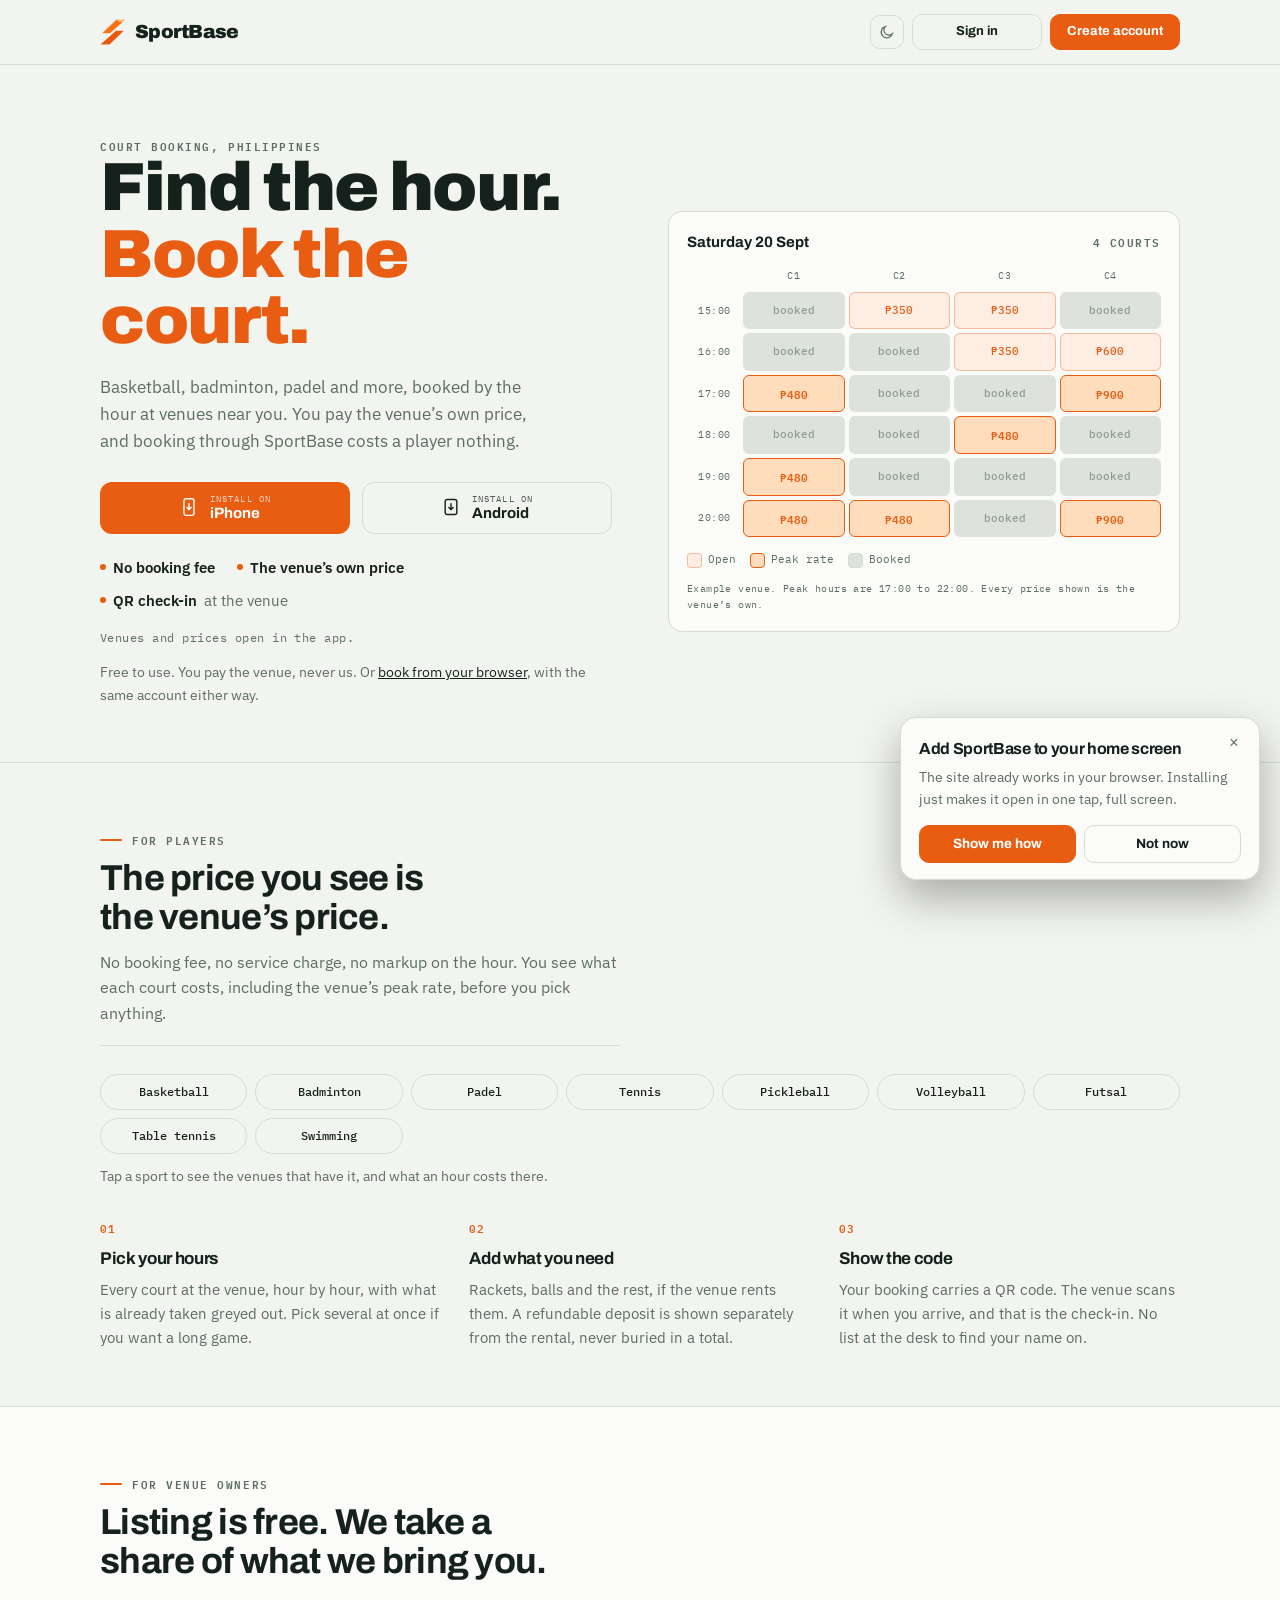
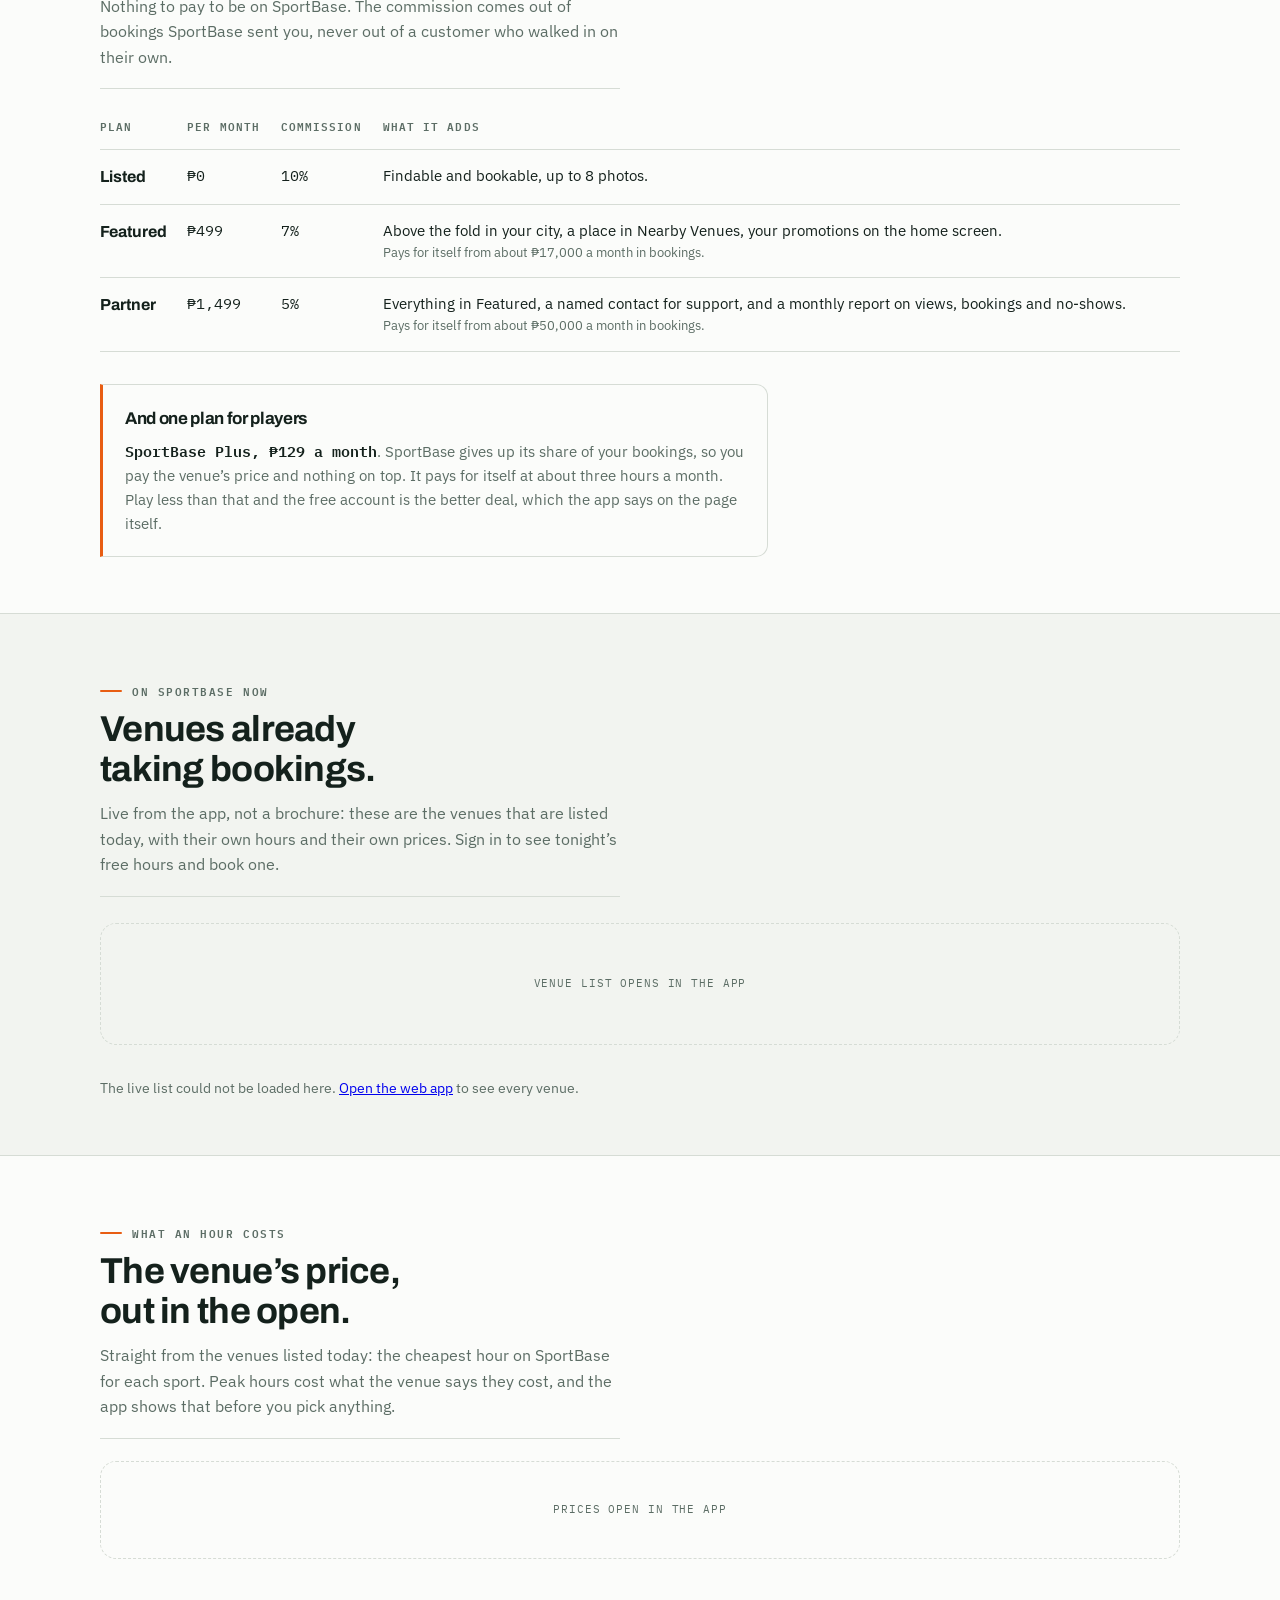
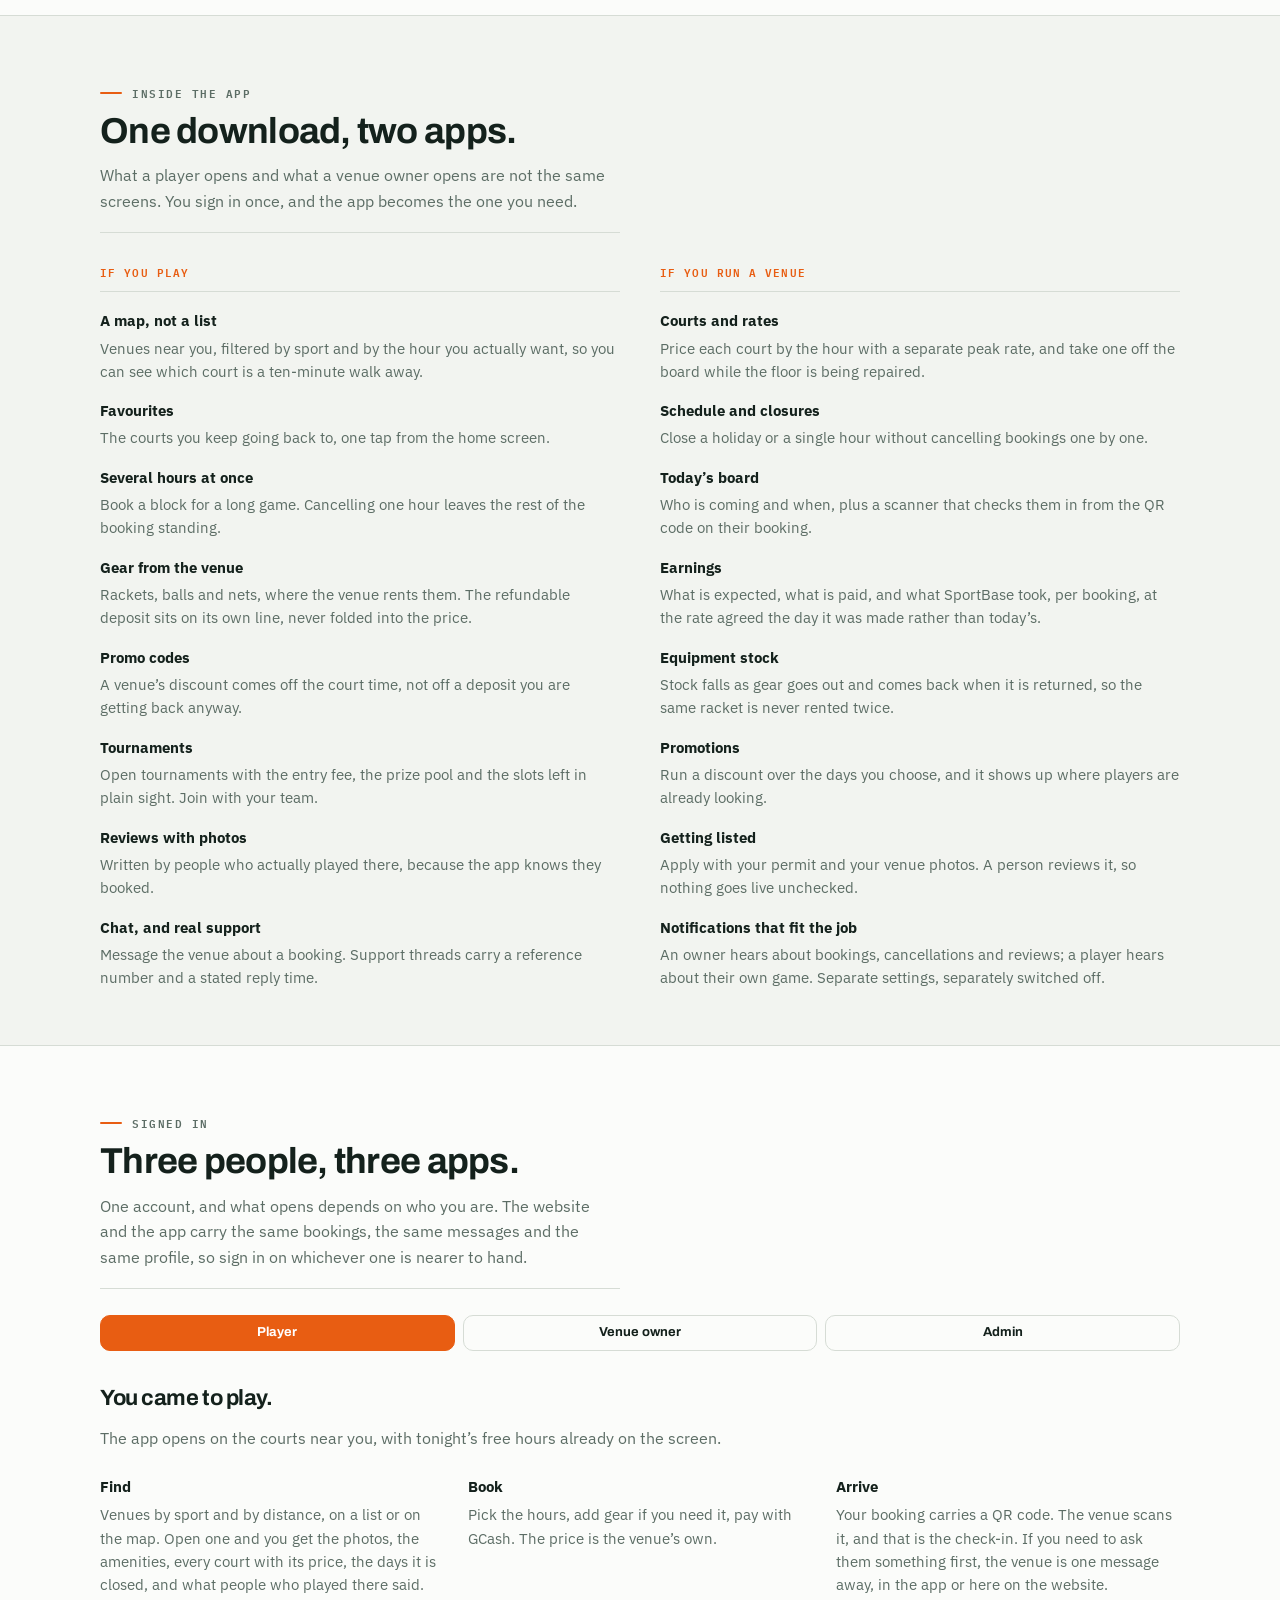
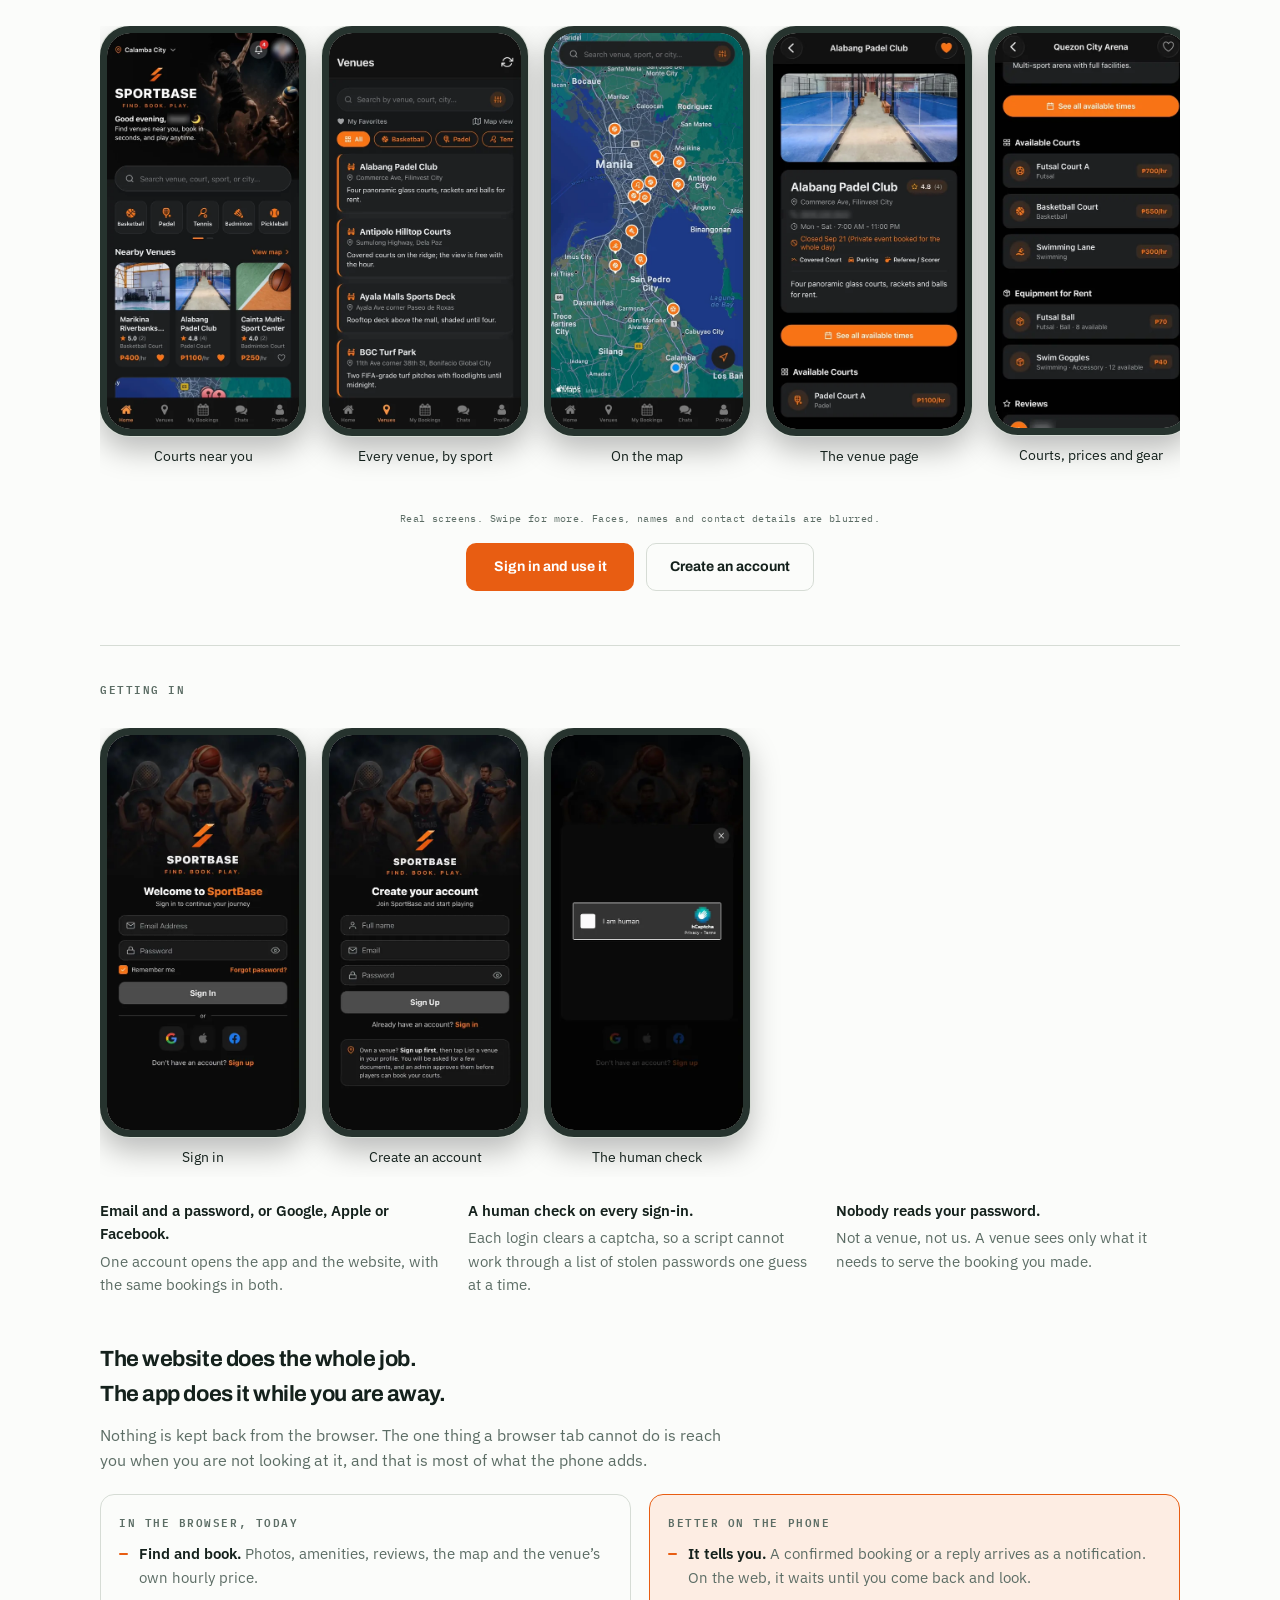
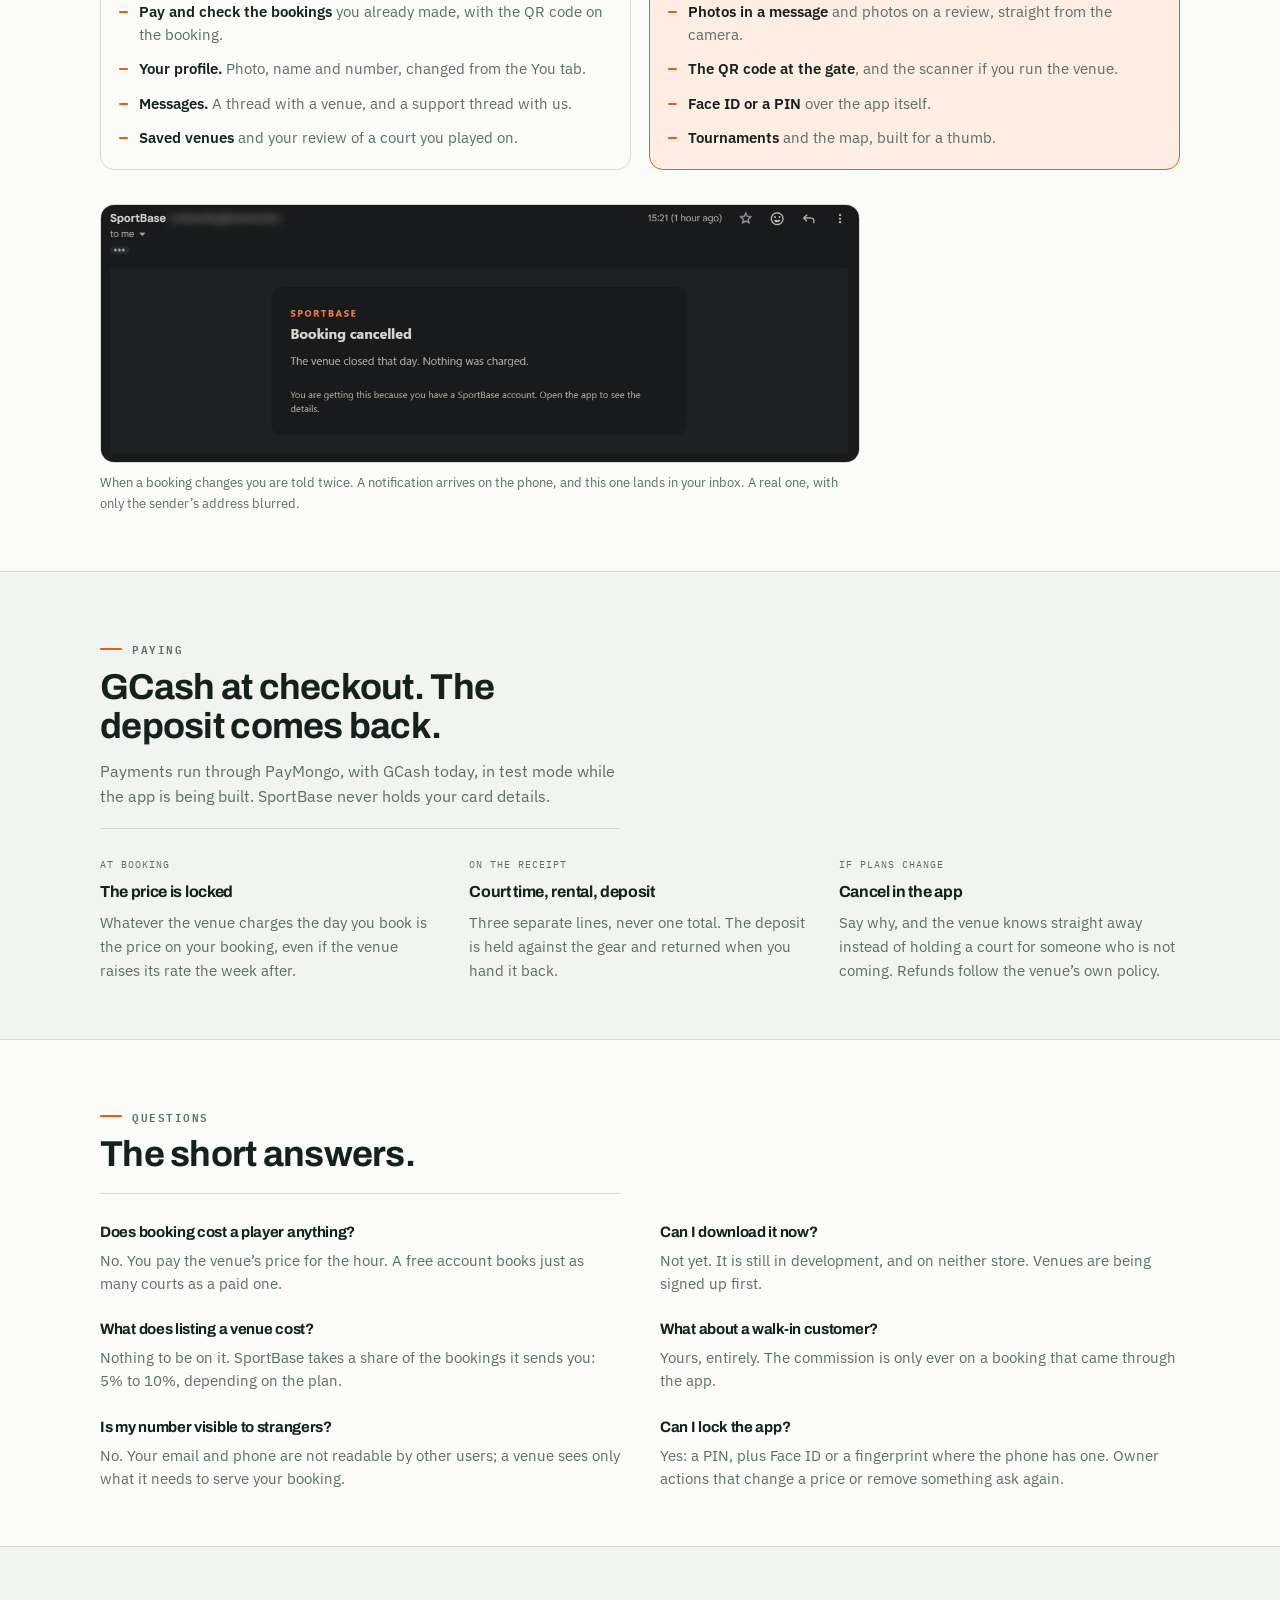
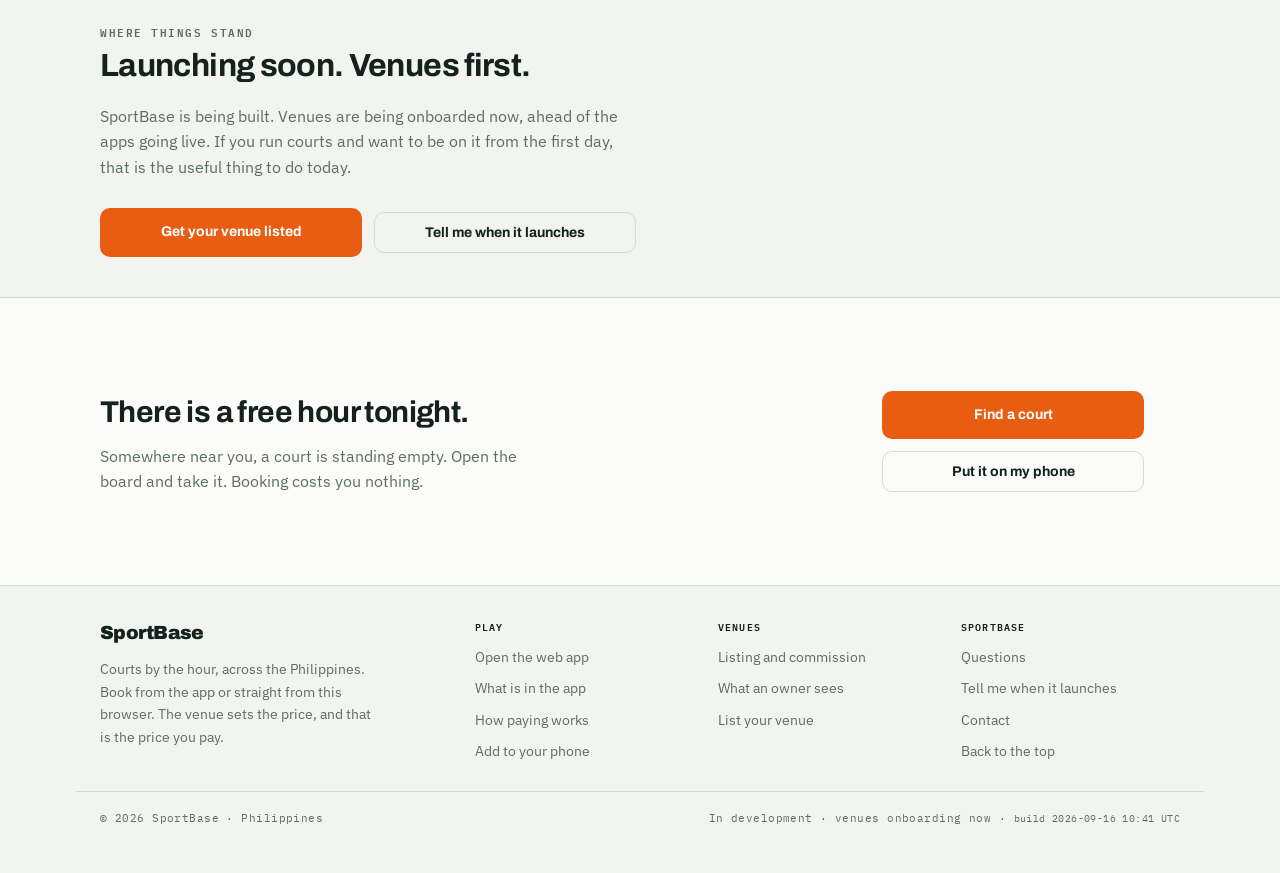
<file: index.html>
<!doctype html>
<html lang="en">
<head>
<meta charset="utf-8">
<meta name="viewport" content="width=device-width, initial-scale=1, viewport-fit=cover">
<meta name="description" content="Book a basketball, badminton, padel or tennis court by the hour at venues across the Philippines. You pay the venue's price. Booking costs a player nothing.">
<meta name="theme-color" content="#E85D12">
<meta property="og:title" content="SportBase: book a court by the hour">
<meta property="og:description" content="Book a basketball, badminton, padel or tennis court by the hour at venues across the Philippines. You pay the venue's price. Booking costs a player nothing.">
<meta property="og:type" content="website">
<meta property="og:url" content="https://gelaimongaya-design.github.io/sportbase-site/">
<link rel="icon" href="[data-uri]">
<title>SportBase</title>
<link rel="manifest" href="manifest.webmanifest">
<link rel="apple-touch-icon" href="images/icon-192.png">
<meta name="apple-mobile-web-app-capable" content="yes">
<meta name="apple-mobile-web-app-status-bar-style" content="black-translucent">
<meta name="apple-mobile-web-app-title" content="SportBase">
<link rel="preconnect" href="https://fonts.googleapis.com">
<link rel="preconnect" href="https://fonts.gstatic.com" crossorigin>
<link rel="stylesheet" href="https://fonts.googleapis.com/css2?family=Archivo:wght@500;700;900&family=IBM+Plex+Mono:wght@400;500;600&family=IBM+Plex+Sans:wght@400;500;600&display=swap">
<link rel="stylesheet" href="css/site.css">
</head>
<body>

<header class="masthead">
  <div class="wrap">
    <a class="wordmark" href="#top" aria-label="SportBase, home">
      <img class="mark" src="[data-uri]" alt="" width="26" height="26">
      <span class="brandname">SportBase</span>
    </a>
    <div class="nav-actions">
      <button class="icon-btn" type="button" id="theme-btn" aria-label="Switch theme">
        <svg viewBox="0 0 24 24" fill="none" stroke="currentColor" stroke-width="1.8" stroke-linecap="round" aria-hidden="true" id="theme-icon"></svg>
      </button>
      <a class="nav-btn ghost-first" href="https://gelaimongaya-design.github.io/sportbase-site/app.html?auth=in">Sign in</a>
      <a class="nav-btn filled" href="https://gelaimongaya-design.github.io/sportbase-site/app.html?auth=up"><span class="long">Create account</span><span class="short">Sign up</span></a>
    </div>
  </div>
</header>

<div class="hero" id="top">
  <div class="wrap">
    <div>
      <p class="eyebrow">Court booking, Philippines</p>
      <h1>Find the hour.<span class="rule">Book the court.</span></h1>
      <p class="lede">
        Basketball, badminton, padel and more, booked by the hour at venues
        near you. You pay the venue&rsquo;s own price, and booking through
        SportBase costs a player nothing.
      </p>
      <div class="stores">
        <button class="btn-store solid" type="button" data-guide-open="ios">
          <svg viewBox="0 0 24 24" fill="none" stroke="currentColor" stroke-width="1.7" stroke-linecap="round" stroke-linejoin="round" aria-hidden="true">
            <rect x="6" y="2" width="12" height="20" rx="2.5"></rect>
            <path d="M12 8v7"></path><path d="M9.5 12.5 12 15l2.5-2.5"></path>
          </svg>
          <span class="lines"><small>Install on</small><strong>iPhone</strong></span>
        </button>
        <button class="btn-store outline" type="button" data-guide-open="android">
          <svg viewBox="0 0 24 24" fill="none" stroke="currentColor" stroke-width="1.7" stroke-linecap="round" stroke-linejoin="round" aria-hidden="true">
            <rect x="5" y="3" width="14" height="18" rx="2.5"></rect>
            <path d="M12 8v7"></path><path d="M9.5 12.5 12 15l2.5-2.5"></path>
          </svg>
          <span class="lines"><small>Install on</small><strong>Android</strong></span>
        </button>
      </div>
      <div class="proof">
        <span><span class="dot" aria-hidden="true"></span><b>No booking fee</b></span>
        <span><span class="dot" aria-hidden="true"></span><b>The venue&rsquo;s own price</b></span>
        <span><span class="dot" aria-hidden="true"></span><b>QR check-in</b> at the venue</span>
      </div>
      <p class="live-stat" id="live-stat">Loading what is open&hellip;</p>
      <p class="cta-note">
        Free to use. You pay the venue, never us. Or
        <a href="https://gelaimongaya-design.github.io/sportbase-site/app.html">book from your browser</a>,
        with the same account either way.
      </p>
    </div>

    <div class="board" role="img" aria-label="Example booking grid for a Saturday: four courts across, hours down the side, showing which hours are taken and which are free.">
      <div class="board-head">
        <strong>Saturday 20 Sept</strong>
        <span class="eyebrow">4 courts</span>
      </div>

      <div class="grid" aria-hidden="true">
        <div></div>
        <div class="col-head">C1</div>
        <div class="col-head">C2</div>
        <div class="col-head">C3</div>
        <div class="col-head">C4</div>

        <div class="row-head">15:00</div>
        <div class="slot taken">booked</div>
        <div class="slot free">₱350</div>
        <div class="slot free">₱350</div>
        <div class="slot taken">booked</div>

        <div class="row-head">16:00</div>
        <div class="slot taken">booked</div>
        <div class="slot taken">booked</div>
        <div class="slot free">₱350</div>
        <div class="slot free">₱600</div>

        <div class="row-head">17:00</div>
        <div class="slot peak">₱480</div>
        <div class="slot taken">booked</div>
        <div class="slot taken">booked</div>
        <div class="slot peak">₱900</div>

        <div class="row-head">18:00</div>
        <div class="slot taken">booked</div>
        <div class="slot taken">booked</div>
        <div class="slot peak">₱480</div>
        <div class="slot taken">booked</div>

        <div class="row-head">19:00</div>
        <div class="slot peak">₱480</div>
        <div class="slot taken">booked</div>
        <div class="slot taken">booked</div>
        <div class="slot taken">booked</div>

        <div class="row-head">20:00</div>
        <div class="slot peak">₱480</div>
        <div class="slot peak">₱480</div>
        <div class="slot taken">booked</div>
        <div class="slot peak">₱900</div>
      </div>

      <div class="legend">
        <span class="key"><span class="swatch free"></span>Open</span>
        <span class="key"><span class="swatch peak"></span>Peak rate</span>
        <span class="key"><span class="swatch taken"></span>Booked</span>
      </div>
      <p class="board-note">Example venue. Peak hours are 17:00 to 22:00. Every price shown is the venue&rsquo;s own.</p>
    </div>
  </div>
</div>

<section class="band">
  <div class="wrap">
    <div class="sec-head">
      <p class="eyebrow">For players</p>
      <h2>The price you see is the venue&rsquo;s price.</h2>
      <p>
        No booking fee, no service charge, no markup on the hour. You see what
        each court costs, including the venue&rsquo;s peak rate, before you
        pick anything.
      </p>
    </div>

    <div class="sports">
      <a class="sport" href="https://gelaimongaya-design.github.io/sportbase-site/app.html?sport=Basketball"><span>Basketball</span></a>
      <a class="sport" href="https://gelaimongaya-design.github.io/sportbase-site/app.html?sport=Badminton"><span>Badminton</span></a>
      <a class="sport" href="https://gelaimongaya-design.github.io/sportbase-site/app.html?sport=Padel"><span>Padel</span></a>
      <a class="sport" href="https://gelaimongaya-design.github.io/sportbase-site/app.html?sport=Tennis"><span>Tennis</span></a>
      <a class="sport" href="https://gelaimongaya-design.github.io/sportbase-site/app.html?sport=Pickleball"><span>Pickleball</span></a>
      <a class="sport" href="https://gelaimongaya-design.github.io/sportbase-site/app.html?sport=Volleyball"><span>Volleyball</span></a>
      <a class="sport" href="https://gelaimongaya-design.github.io/sportbase-site/app.html?sport=Futsal"><span>Futsal</span></a>
      <a class="sport" href="https://gelaimongaya-design.github.io/sportbase-site/app.html?sport=Table%20tennis"><span>Table tennis</span></a>
      <a class="sport" href="https://gelaimongaya-design.github.io/sportbase-site/app.html?sport=Swimming"><span>Swimming</span></a>
    </div>
    <p class="sports-note">Tap a sport to see the venues that have it, and what an hour costs there.</p>

    <div class="steps">
      <div class="step">
        <div class="step-n">01</div>
        <h3>Pick your hours</h3>
        <p>
          Every court at the venue, hour by hour, with what is already taken
          greyed out. Pick several at once if you want a long game.
        </p>
      </div>
      <div class="step">
        <div class="step-n">02</div>
        <h3>Add what you need</h3>
        <p>
          Rackets, balls and the rest, if the venue rents them. A refundable
          deposit is shown separately from the rental, never buried in a total.
        </p>
      </div>
      <div class="step">
        <div class="step-n">03</div>
        <h3>Show the code</h3>
        <p>
          Your booking carries a QR code. The venue scans it when you arrive,
          and that is the check-in. No list at the desk to find your
          name on.
        </p>
      </div>
    </div>
  </div>
</section>

<section class="band alt" id="owners">
  <div class="wrap">
    <div class="sec-head">
      <p class="eyebrow">For venue owners</p>
      <h2>Listing is free. We take a share of what we bring you.</h2>
      <p>
        Nothing to pay to be on SportBase. The commission comes out of
        bookings SportBase sent you, never out of a customer who walked
        in on their own.
      </p>
    </div>

    <div class="table-scroll">
      <table class="plans">
        <thead>
          <tr>
            <th scope="col">Plan</th>
            <th scope="col">Per month</th>
            <th scope="col">Commission</th>
            <th scope="col">What it adds</th>
          </tr>
        </thead>
        <tbody>
          <tr>
            <th scope="row">Listed</th>
            <td class="num" data-label="Per month">₱0</td>
            <td class="num" data-label="Commission">10%</td>
            <td>Findable and bookable, up to 8 photos.</td>
          </tr>
          <tr>
            <th scope="row">Featured</th>
            <td class="num" data-label="Per month">₱499</td>
            <td class="num" data-label="Commission">7%</td>
            <td>
              Above the fold in your city, a place in Nearby Venues, your
              promotions on the home screen.
              <small>Pays for itself from about ₱17,000 a month in bookings.</small>
            </td>
          </tr>
          <tr>
            <th scope="row">Partner</th>
            <td class="num" data-label="Per month">₱1,499</td>
            <td class="num" data-label="Commission">5%</td>
            <td>
              Everything in Featured, a named contact for support, and a
              monthly report on views, bookings and no-shows.
              <small>Pays for itself from about ₱50,000 a month in bookings.</small>
            </td>
          </tr>
        </tbody>
      </table>
    </div>

    <div class="player-note">
      <h3>And one plan for players</h3>
      <p>
        <span class="price">SportBase Plus, ₱129 a month</span>. SportBase gives up its share of your bookings, so you pay the
        venue&rsquo;s price and nothing on top. It pays for itself at about
        three hours a month. Play less than that and the free account is the
        better deal, which the app says on the page itself.
      </p>
    </div>
  </div>
</section>

<section class="band" id="venues">
  <div class="wrap">
    <div class="sec-head">
      <p class="eyebrow">On SportBase now</p>
      <h2>Venues already taking bookings.</h2>
      <p>
        Live from the app, not a brochure: these are the venues that are
        listed today, with their own hours and their own prices. Sign in to
        see tonight&rsquo;s free hours and book one.
      </p>
    </div>
    <div class="venue-grid" id="venue-grid" tabindex="0" role="group" aria-label="Venues on SportBase, scrolls sideways">
      <div class="skeleton">Loading venues</div>
      <div class="skeleton">Loading venues</div>
      <div class="skeleton">Loading venues</div>
    </div>
    <div class="rail-foot">
      <p class="rail-hint">Swipe for more &rarr;</p>
      <div class="rail-btns">
        <button class="rail-btn" type="button" data-rail="prev" aria-label="Previous venues">&larr;</button>
        <button class="rail-btn" type="button" data-rail="next" aria-label="More venues">&rarr;</button>
      </div>
    </div>
    <p class="venue-note" id="venue-note" hidden></p>
  </div>
</section>

<section class="band alt" id="rates">
  <div class="wrap">
    <div class="sec-head">
      <p class="eyebrow">What an hour costs</p>
      <h2>The venue&rsquo;s price, out in the open.</h2>
      <p>
        Straight from the venues listed today: the cheapest hour on
        SportBase for each sport. Peak hours cost what the venue says they
        cost, and the app shows that before you pick anything.
      </p>
    </div>
    <div class="rates" id="rate-grid">
      <div class="skeleton" style="min-height:96px">Loading prices</div>
      <div class="skeleton" style="min-height:96px">Loading prices</div>
      <div class="skeleton" style="min-height:96px">Loading prices</div>
    </div>
  </div>
</section>

<section class="band" id="app">
  <div class="wrap">
    <div class="sec-head">
      <p class="eyebrow">Inside the app</p>
      <h2>One download, two apps.</h2>
      <p>
        What a player opens and what a venue owner opens are not the same
        screens. You sign in once, and the app becomes the one you need.
      </p>
    </div>

    <div class="cols">
      <div class="col">
        <h3>If you play</h3>
        <div class="feats">
          <div class="feat"><b>A map, not a list</b><p>Venues near you, filtered by sport and by the hour you actually want, so you can see which court is a ten-minute walk away.</p></div>
          <div class="feat"><b>Favourites</b><p>The courts you keep going back to, one tap from the home screen.</p></div>
          <div class="feat"><b>Several hours at once</b><p>Book a block for a long game. Cancelling one hour leaves the rest of the booking standing.</p></div>
          <div class="feat"><b>Gear from the venue</b><p>Rackets, balls and nets, where the venue rents them. The refundable deposit sits on its own line, never folded into the price.</p></div>
          <div class="feat"><b>Promo codes</b><p>A venue&rsquo;s discount comes off the court time, not off a deposit you are getting back anyway.</p></div>
          <div class="feat"><b>Tournaments</b><p>Open tournaments with the entry fee, the prize pool and the slots left in plain sight. Join with your team.</p></div>
          <div class="feat"><b>Reviews with photos</b><p>Written by people who actually played there, because the app knows they booked.</p></div>
          <div class="feat"><b>Chat, and real support</b><p>Message the venue about a booking. Support threads carry a reference number and a stated reply time.</p></div>
        </div>
      </div>

      <div class="col">
        <h3>If you run a venue</h3>
        <div class="feats">
          <div class="feat"><b>Courts and rates</b><p>Price each court by the hour with a separate peak rate, and take one off the board while the floor is being repaired.</p></div>
          <div class="feat"><b>Schedule and closures</b><p>Close a holiday or a single hour without cancelling bookings one by one.</p></div>
          <div class="feat"><b>Today&rsquo;s board</b><p>Who is coming and when, plus a scanner that checks them in from the QR code on their booking.</p></div>
          <div class="feat"><b>Earnings</b><p>What is expected, what is paid, and what SportBase took, per booking, at the rate agreed the day it was made rather than today&rsquo;s.</p></div>
          <div class="feat"><b>Equipment stock</b><p>Stock falls as gear goes out and comes back when it is returned, so the same racket is never rented twice.</p></div>
          <div class="feat"><b>Promotions</b><p>Run a discount over the days you choose, and it shows up where players are already looking.</p></div>
          <div class="feat"><b>Getting listed</b><p>Apply with your permit and your venue photos. A person reviews it, so nothing goes live unchecked.</p></div>
          <div class="feat"><b>Notifications that fit the job</b><p>An owner hears about bookings, cancellations and reviews; a player hears about their own game. Separate settings, separately switched off.</p></div>
        </div>
      </div>
    </div>
  </div>
</section>

<section class="band alt" id="preview">
  <div class="wrap">
    <div class="sec-head">
      <p class="eyebrow">Signed in</p>
      <h2>Three people, three apps.</h2>
      <p>
        One account, and what opens depends on who you are. The website and
        the app carry the same bookings, the same messages and the same
        profile, so sign in on whichever one is nearer to hand.
      </p>
    </div>

    <div class="roleswitch" role="tablist" aria-label="Choose a role">
      <button class="nav-btn filled" type="button" role="tab" aria-selected="true" data-role="player">Player</button>
      <button class="nav-btn" type="button" role="tab" aria-selected="false" data-role="owner">Venue owner</button>
      <button class="nav-btn" type="button" role="tab" aria-selected="false" data-role="admin">Admin</button>
    </div>

    <div class="role-copy" data-panel="player">
      <h3>You came to play.</h3>
      <p>The app opens on the courts near you, with tonight&rsquo;s free hours already on the screen.</p>
      <div class="role-points">
        <div><b>Find</b><p>Venues by sport and by distance, on a list or on the map. Open one and you get the photos, the amenities, every court with its price, the days it is closed, and what people who played there said.</p></div>
        <div><b>Book</b><p>Pick the hours, add gear if you need it, pay with GCash. The price is the venue&rsquo;s own.</p></div>
        <div><b>Arrive</b><p>Your booking carries a QR code. The venue scans it, and that is the check-in. If you need to ask them something first, the venue is one message away, in the app or here on the website.</p></div>
      </div>
    </div>

    <div class="role-copy" data-panel="owner" hidden>
      <h3>You came to fill the courts.</h3>
      <p>The app opens on today: who is coming, what is owed, and what is still free to sell. Every venue you list goes past an admin first. This applies to the second and the third as well as the first, because a permit is issued per location.</p>
      <div class="role-points">
        <div><b>Today</b><p>Every booking in order, with a scanner to check people in as they walk through the door.</p></div>
        <div><b>Money</b><p>Expected, paid, and the SportBase share, per booking, at the rate agreed the day it was made.</p></div>
        <div><b>Courts</b><p>Prices, peak hours, closures, equipment stock and promotions, all in your hands, not ours.</p></div>
      </div>
    </div>

    <div class="role-copy" data-panel="admin" hidden>
      <h3>You came to keep it honest.</h3>
      <p>The app opens on the queue: what is waiting for a decision, and what is running out of time.</p>
      <div class="role-points">
        <div><b>Approvals</b><p>Venue listings and owner applications, with the permit attached, read by a person before anything goes live.</p></div>
        <div><b>Support</b><p>Tickets with a reference and a clock, so nobody waits a week for an answer.</p></div>
        <div><b>People</b><p>Accounts, roles and the activity log: who changed what, and when.</p></div>
      </div>
    </div>

      <div class="gallery" data-panel="player">
        <figure>
          <div class="frame"><img src="images/shot-p-home.webp" width="460" height="947" alt="The SportBase home screen, with venues near you"></div>
          <figcaption>Courts near you</figcaption>
        </figure>
        <figure>
          <div class="frame"><img src="images/shot-p-venues.webp" width="460" height="947" alt="The venue list, filtered by sport" loading="lazy"></div>
          <figcaption>Every venue, by sport</figcaption>
        </figure>
        <figure>
          <div class="frame"><img src="images/shot-p-map.webp" width="460" height="947" alt="Venues on a map, with a card for the one you tapped" loading="lazy"></div>
          <figcaption>On the map</figcaption>
        </figure>
        <figure>
          <div class="frame"><img src="images/shot-p-venue.webp" width="460" height="947" alt="A venue page with photos, hours and amenities" loading="lazy"></div>
          <figcaption>The venue page</figcaption>
        </figure>
        <figure>
          <div class="frame"><img src="images/shot-p-courts.webp" width="460" height="947" alt="Every court with its hourly price, and gear for rent" loading="lazy"></div>
          <figcaption>Courts, prices and gear</figcaption>
        </figure>
        <figure>
          <div class="frame"><img src="images/shot-p-reviews.webp" width="460" height="947" alt="Reviews of a venue and the form to write one" loading="lazy"></div>
          <figcaption>Reviews, and your own</figcaption>
        </figure>
        <figure>
          <div class="frame"><img src="images/shot-p-tourn.webp" width="460" height="947" alt="A tournament page: the teams entered, and the fixtures with scores on the ones already played" loading="lazy"></div>
          <figcaption>A league, and its scores</figcaption>
        </figure>
        <figure>
          <div class="frame"><img src="images/shot-p-bookings.webp" width="460" height="947" alt="Your bookings, with what is paid and what is not" loading="lazy"></div>
          <figcaption>Your bookings</figcaption>
        </figure>
        <figure>
          <div class="frame"><img src="images/shot-p-help.webp" width="460" height="947" alt="The help page, with an answer for each kind of problem" loading="lazy"></div>
          <figcaption>Help that answers first</figcaption>
        </figure>
        <figure>
          <div class="frame"><img src="images/shot-p-chats.webp" width="460" height="947" alt="The messages list: a thread with a venue, a group chat, and a tournament" loading="lazy"></div>
          <figcaption>Threads with venues and teams</figcaption>
        </figure>
        <figure>
          <div class="frame"><img src="images/shot-p-support.webp" width="460" height="947" alt="Support threads, each with its own reference" loading="lazy"></div>
          <figcaption>Support with a reference</figcaption>
        </figure>
        <figure>
          <div class="frame"><img src="images/shot-p-profile.webp" width="460" height="947" alt="Your profile, with the player and owner switch" loading="lazy"></div>
          <figcaption>Your profile and app lock</figcaption>
        </figure>
      </div>

      <div class="gallery" data-panel="owner" hidden>
        <figure>
          <div class="frame"><img src="images/shot-o-home.webp" width="460" height="947" alt="The owner home screen with today's bookings and takings" loading="lazy"></div>
          <figcaption>Today: bookings and money</figcaption>
        </figure>
        <figure>
          <div class="frame"><img src="images/shot-o-venues.webp" width="460" height="947" alt="Your venues, with add venue and the check-in scanner" loading="lazy"></div>
          <figcaption>Your venues, and the scanner</figcaption>
        </figure>
        <figure>
          <div class="frame"><img src="images/shot-o-list.webp" width="460" height="947" alt="The form to list a venue, asking for the permit details" loading="lazy"></div>
          <figcaption>Listing a venue: the papers</figcaption>
        </figure>
        <figure>
          <div class="frame"><img src="images/shot-o-docs.webp" width="460" height="947" alt="The documents a venue listing has to carry" loading="lazy"></div>
          <figcaption>Documents only an admin reads</figcaption>
        </figure>
        <figure>
          <div class="frame"><img src="images/shot-o-add.webp" width="460" height="947" alt="The form for adding a second venue" loading="lazy"></div>
          <figcaption>Adding another venue</figcaption>
        </figure>
        <figure>
          <div class="frame"><img src="images/shot-o-addmore.webp" width="460" height="947" alt="Amenities, a description and a photo for the new venue" loading="lazy"></div>
          <figcaption>Amenities, photos, permit</figcaption>
        </figure>
        <figure>
          <div class="frame"><img src="images/shot-o-approval.webp" width="460" height="947" alt="The permit and proof a second venue needs before it is submitted" loading="lazy"></div>
          <figcaption>Still goes past an admin</figcaption>
        </figure>
        <figure>
          <div class="frame"><img src="images/shot-o-security.webp" width="460" height="947" alt="Privacy and security, with app lock and a PIN for owner actions" loading="lazy"></div>
          <figcaption>A PIN on owner actions</figcaption>
        </figure>
        <figure>
          <div class="frame"><img src="images/shot-o-pin.webp" width="460" height="947" alt="The PIN asked for before a venue detail is edited" loading="lazy"></div>
          <figcaption>Asked before anything changes</figcaption>
        </figure>
      </div>

      <div class="gallery" data-panel="admin" hidden>
        <figure>
          <div class="frame"><img src="images/shot-a-home.webp" width="460" height="947" alt="The admin home screen with the approval queue" loading="lazy"></div>
          <figcaption>The queue, and the numbers</figcaption>
        </figure>
        <figure>
          <div class="frame"><img src="images/shot-a-approvals.webp" width="460" height="947" alt="Owner applications waiting for a decision" loading="lazy"></div>
          <figcaption>Read by a person</figcaption>
        </figure>
        <figure>
          <div class="frame"><img src="images/shot-a-bookings.webp" width="460" height="947" alt="Every booking across SportBase, split into today, upcoming, past and cancelled" loading="lazy"></div>
          <figcaption>Every booking, everywhere</figcaption>
        </figure>
        <figure>
          <div class="frame"><img src="images/shot-a-chats.webp" width="460" height="947" alt="Admin messages with owners and players" loading="lazy"></div>
          <figcaption>Messages and support</figcaption>
        </figure>
        <figure>
          <div class="frame"><img src="images/shot-a-profile.webp" width="460" height="947" alt="What an admin can manage across SportBase" loading="lazy"></div>
          <figcaption>What an admin manages</figcaption>
        </figure>
      </div>

    <p class="screen-note">Real screens. Swipe for more. Faces, names and contact details are blurred.</p>

    <div class="cta-row">
      <a class="btn btn-primary" href="https://gelaimongaya-design.github.io/sportbase-site/app.html?auth=in">Sign in and use it</a>
      <a class="btn btn-ghost" href="https://gelaimongaya-design.github.io/sportbase-site/app.html?auth=up">Create an account</a>
    </div>

    <div class="gate">
      <p class="eyebrow">Getting in</p>
      <div class="gallery" aria-label="Signing in">
        <figure>
          <div class="frame"><img src="images/shot-g-signin.webp" width="460" height="947" alt="The SportBase sign-in screen" loading="lazy"></div>
          <figcaption>Sign in</figcaption>
        </figure>
        <figure>
          <div class="frame"><img src="images/shot-g-signup.webp" width="460" height="947" alt="The SportBase sign-up screen" loading="lazy"></div>
          <figcaption>Create an account</figcaption>
        </figure>
        <figure>
          <div class="frame"><img src="images/shot-g-captcha.webp" width="460" height="947" alt="The captcha shown at every sign-in" loading="lazy"></div>
          <figcaption>The human check</figcaption>
        </figure>
      </div>
      <div class="gate-list">
        <div><b>Email and a password, or Google, Apple or Facebook.</b> One account opens the app and the website, with the same bookings in both.</div>
        <div><b>A human check on every sign-in.</b> Each login clears a captcha, so a script cannot work through a list of stolen passwords one guess at a time.</div>
        <div><b>Nobody reads your password.</b> Not a venue, not us. A venue sees only what it needs to serve the booking you made.</div>
      </div>
    </div>

    <div class="sec-sub">
      <h3>The website does the whole job. The app does it while you are away.</h3>
      <p>
        Nothing is kept back from the browser. The one thing a browser tab
        cannot do is reach you when you are not looking at it, and that is
        most of what the phone adds.
      </p>
    </div>

    <div class="split">
      <div class="split-col">
        <p class="eyebrow">In the browser, today</p>
        <ul>
          <li><b>Find and book.</b> Photos, amenities, reviews, the map and the venue&rsquo;s own hourly price.</li>
          <li><b>Pay and check the bookings</b> you already made, with the QR code on the booking.</li>
          <li><b>Your profile.</b> Photo, name and number, changed from the You tab.</li>
          <li><b>Messages.</b> A thread with a venue, and a support thread with us.</li>
          <li><b>Saved venues</b> and your review of a court you played on.</li>
        </ul>
      </div>
      <div class="split-col lead">
        <p class="eyebrow">Better on the phone</p>
        <ul>
          <li><b>It tells you.</b> A confirmed booking or a reply arrives as a notification. On the web, it waits until you come back and look.</li>
          <li><b>Photos in a message</b> and photos on a review, straight from the camera.</li>
          <li><b>The QR code at the gate</b>, and the scanner if you run the venue.</li>
          <li><b>Face ID or a PIN</b> over the app itself.</li>
          <li><b>Tournaments</b> and the map, built for a thumb.</li>
        </ul>
      </div>
    </div>

    <div class="mailshot">
      <figure>
        <div class="shot"><img src="images/shot-mail.webp" width="1302" height="442" alt="An email from SportBase headed Booking cancelled, saying the venue closed that day and nothing was charged" loading="lazy"></div>
        <figcaption>When a booking changes you are told twice. A notification arrives on the phone, and this one lands in your inbox. A real one, with only the sender&rsquo;s address blurred.</figcaption>
      </figure>
    </div>
  </div>
</section>

<section class="band" id="paying">
  <div class="wrap">
    <div class="sec-head">
      <p class="eyebrow">Paying</p>
      <h2>GCash at checkout. The deposit comes back.</h2>
      <p>Payments run through PayMongo, with GCash today, in test mode while the app is being built. SportBase never holds your card details.</p>
    </div>
    <div class="facts">
      <div class="fact">
        <p class="tag">At booking</p>
        <h3>The price is locked</h3>
        <p class="body">Whatever the venue charges the day you book is the price on your booking, even if the venue raises its rate the week after.</p>
      </div>
      <div class="fact">
        <p class="tag">On the receipt</p>
        <h3>Court time, rental, deposit</h3>
        <p class="body">Three separate lines, never one total. The deposit is held against the gear and returned when you hand it back.</p>
      </div>
      <div class="fact">
        <p class="tag">If plans change</p>
        <h3>Cancel in the app</h3>
        <p class="body">Say why, and the venue knows straight away instead of holding a court for someone who is not coming. Refunds follow the venue&rsquo;s own policy.</p>
      </div>
    </div>
  </div>
</section>

<section class="band alt" id="questions">
  <div class="wrap">
    <div class="sec-head">
      <p class="eyebrow">Questions</p>
      <h2>The short answers.</h2>
    </div>
    <div class="faq">
      <div class="q"><h3>Does booking cost a player anything?</h3><p>No. You pay the venue&rsquo;s price for the hour. A free account books just as many courts as a paid one.</p></div>
      <div class="q"><h3>Can I download it now?</h3><p>Not yet. It is still in development, and on neither store. Venues are being signed up first.</p></div>
      <div class="q"><h3>What does listing a venue cost?</h3><p>Nothing to be on it. SportBase takes a share of the bookings it sends you: 5% to 10%, depending on the plan.</p></div>
      <div class="q"><h3>What about a walk-in customer?</h3><p>Yours, entirely. The commission is only ever on a booking that came through the app.</p></div>
      <div class="q"><h3>Is my number visible to strangers?</h3><p>No. Your email and phone are not readable by other users; a venue sees only what it needs to serve your booking.</p></div>
      <div class="q"><h3>Can I lock the app?</h3><p>Yes: a PIN, plus Face ID or a fingerprint where the phone has one. Owner actions that change a price or remove something ask again.</p></div>
    </div>
  </div>
</section>

<section class="band closing">
  <div class="wrap">
    <p class="eyebrow">Where things stand</p>
    <h2>Launching soon. Venues first.</h2>
    <p>
      SportBase is being built. Venues are being onboarded now, ahead of the
      apps going live. If you run courts and want to be on it from the
      first day, that is the useful thing to do today.
    </p>
    <div class="cta-row">
      <a class="btn btn-primary" href="https://gelaimongaya-design.github.io/sportbase-site/app.html?intent=venue">Get your venue listed</a>
      <button class="btn btn-ghost" type="button" data-tell-open>Tell me when it launches</button>
    </div>
  </div>
</section>

<section class="closer">
  <div class="wrap">
    <div>
      <h2>There is a free hour tonight.</h2>
      <p>Somewhere near you, a court is standing empty. Open the board and take it. Booking costs you nothing.</p>
    </div>
    <div class="cta-row" style="margin-top:0">
      <a class="btn btn-primary" href="https://gelaimongaya-design.github.io/sportbase-site/app.html">Find a court</a>
      <button class="btn btn-ghost" type="button" data-guide-open="auto">Put it on my phone</button>
    </div>
  </div>
</section>

<footer>
  <div class="wrap foot">
    <div class="foot-brand">
      <span class="name">SportBase</span>
      <p>
        Courts by the hour, across the Philippines. Book from the app or
        straight from this browser. The venue sets the price, and
        that is the price you pay.
      </p>
    </div>
    <div class="foot-col">
      <h3>Play</h3>
      <ul>
        <li><a href="https://gelaimongaya-design.github.io/sportbase-site/app.html">Open the web app</a></li>
        <li><a href="#app">What is in the app</a></li>
        <li><a href="#paying">How paying works</a></li>
        <li><button class="linkish" type="button" data-guide-open="auto">Add to your phone</button></li>
      </ul>
    </div>
    <div class="foot-col">
      <h3>Venues</h3>
      <ul>
        <li><a href="#owners">Listing and commission</a></li>
        <li><a href="#preview">What an owner sees</a></li>
        <li><a href="https://gelaimongaya-design.github.io/sportbase-site/app.html?intent=venue">List your venue</a></li>
      </ul>
    </div>
    <div class="foot-col">
      <h3>SportBase</h3>
      <ul>
        <li><a href="#questions">Questions</a></li>
        <li><button class="linkish" type="button" data-tell-open>Tell me when it launches</button></li>
        <li><a href="mailto:angelicamongaya8@gmail.com?subject=SportBase">Contact</a></li>
        <li><a href="#top">Back to the top</a></li>
      </ul>
    </div>
  </div>
  <div class="wrap foot-base">
    <span>&copy; 2026 SportBase &middot; Philippines</span>
    <span>In development &middot; venues onboarding now &middot; <span class="build">build 2026-09-16 10:41 UTC</span></span>
  </div>
</footer>

<div class="modal" id="tell" hidden role="dialog" aria-modal="true" aria-labelledby="tell-title">
  <div class="modal-scrim" data-tell-close></div>
  <div class="modal-card">
    <button class="modal-close" type="button" data-tell-close aria-label="Close">&times;</button>
    <p class="eyebrow">Launch list</p>
    <h2 id="tell-title">We will write to you the day it lands.</h2>
    <p class="say">Leave your address here. SportBase keeps it and sends one message when the app is on the App Store and Play Store. No newsletter, and nothing else goes to it.</p>
    <div class="notify-row">
      <input id="tell-email" type="email" inputmode="email" autocomplete="email" placeholder="you@email.com" aria-label="Your email">
      <button class="btn btn-primary" type="button" id="tell-go">Put me on the list</button>
    </div>
    <p class="notify-msg" id="tell-msg" hidden></p>
    <p class="modal-fine">You can also just use the site: it books courts today, in this browser.</p>
  </div>
</div>

<div class="prompt" id="prompt" hidden>
  <button class="prompt-close" type="button" id="prompt-close" aria-label="Not now">&times;</button>
  <h3>Add SportBase to your home screen</h3>
  <p>The site already works in your browser. Installing just makes it open in one tap, full screen.</p>
  <div class="prompt-row">
    <button class="nav-btn filled" type="button" id="prompt-install" hidden>Install</button>
    <button class="nav-btn filled" type="button" id="prompt-how" data-guide-open="auto">Show me how</button>
    <button class="nav-btn" type="button" id="prompt-later">Not now</button>
  </div>
</div>

<div class="modal" id="soon" hidden role="dialog" aria-modal="true" aria-labelledby="guide-title">
  <div class="modal-scrim" data-close></div>
  <div class="modal-card">
    <button class="modal-close" type="button" data-close aria-label="Close">&times;</button>
    <p class="eyebrow">Install</p>
    <h2 id="guide-title">Put SportBase on your home screen.</h2>
    <p class="say">Not on the App Store or Play Store yet. Here is how to put it on your home screen today. It takes about a minute, and it opens full screen, like any other app.</p>

    <div class="install-live" id="install-live" hidden>
      <button class="btn btn-primary" type="button" id="install-now">Install SportBase</button>
      <p>Your browser can do it from here: one tap, no menu.</p>
    </div>

    <div class="tabs" role="tablist" aria-label="Choose your device">
      <button class="tab" type="button" role="tab" aria-selected="true" data-guide="ios">iPhone</button>
      <button class="tab" type="button" role="tab" aria-selected="false" data-guide="android">Android</button>
      <button class="tab" type="button" role="tab" aria-selected="false" data-guide="other">Other</button>
    </div>

    <ol class="steps-ol" data-guide-panel="ios">
      <li><span class="step-num">1</span><span>Open this page in <b>Safari</b>. iPhone only lets Safari do this bit.</span></li>
      <li><span class="step-num">2</span><span>Tap <b>Share</b> at the bottom, the square with the arrow coming out of it.</span></li>
      <li><span class="step-num">3</span><span>Scroll down and tap <b>Add to Home Screen</b>, then <b>Add</b>.</span></li>
      <li><span class="step-num">4</span><span>SportBase is now sitting with your other apps, and opens full screen.</span></li>
    </ol>
    <p class="steps-note" data-guide-panel="ios"><b>Why not an Install button?</b> iPhone does not have one. Apple lets a site install itself only through Share &rarr; Add to Home Screen. That is the iPhone install.</p>

    <ol class="steps-ol" data-guide-panel="android" hidden>
      <li><span class="step-num">1</span><span>Open this page in <b>Chrome</b>.</span></li>
      <li><span class="step-num">2</span><span>Tap <b>Install</b> if Chrome offers it at the bottom of the screen. That is the whole thing.</span></li>
      <li><span class="step-num">3</span><span>No offer? Tap the <b>three dots</b> at the top right, then <b>Install app</b>, then <b>Install</b>.</span></li>
      <li><span class="step-num">4</span><span>It lands on your home screen and opens full screen, with no browser bar.</span></li>
    </ol>
    <p class="steps-note" data-guide-panel="android" hidden><b>An older Chrome</b> calls the same menu item <b>Add to home screen</b>. Either wording puts SportBase on your phone.</p>

    <ol class="steps-ol" data-guide-panel="other" hidden>
      <li><span class="step-num">1</span><span>In <b>Chrome</b> or <b>Edge</b>, click the small <b>install icon</b> at the right of the address bar, then <b>Install</b>.</span></li>
      <li><span class="step-num">2</span><span>Or open the browser menu and choose <b>Install SportBase</b>.</span></li>
      <li><span class="step-num">3</span><span>No icon and no menu item? The site works exactly the same in a normal tab, so bookmark it and you have lost nothing.</span></li>
    </ol>

    <div class="copy-row">
      <button class="copy-btn" type="button" data-copy="link">Copy the link</button>

    </div>

        <div class="notify">
      <p><b>Not on the App Store or Play Store yet.</b> Leave your email and SportBase writes to you on the day it lands there: one message, nothing else.</p>
      <div class="notify-row">
        <input id="notify-email" type="email" inputmode="email" autocomplete="email" placeholder="you@email.com" aria-label="Your email">
        <button class="btn" type="button" id="notify-go">Tell me</button>
      </div>
      <p class="notify-msg" id="notify-msg" hidden></p>
    </div>
  </div>
</div>

<script src="js/site.js"></script>

</body>
</html>
</file>
<file: css/site.css>
html { -webkit-text-size-adjust: 100%; }
body { margin: 0; }
img { max-width: 100%; }
[hidden] { display: none !important; }
.install-live { margin-top: 18px; padding: 14px; border-radius: 12px; border: 1px solid var(--accent); background: var(--accent-soft); }
.install-live p { margin-top: 8px; font-size: 13.5px; color: var(--muted); }
.steps-note { margin-top: 12px; font-size: 13.5px; color: var(--muted); }
.steps-note b { color: var(--ink); }
:root {
  --ground: #F2F4F0;
  --raised: #FBFCFA;
  --ink: #14211C;
  --muted: #5C6D65;
  --line: #D6DCD5;
  --accent: #E85D12;
  --accent-soft: #FDEDE3;
  --taken: #DDE3DC;
  --taken-ink: #8C9A91;
  --peak: #FFDCBB;
  --bezel: #26332E;
  --maxw: 1080px;
}

@media (prefers-color-scheme: dark) {
  :root:not([data-theme="light"]) {
    --ground: #0E1512;
    --raised: #151F1B;
    --ink: #E9EFEA;
    --muted: #94A49B;
    --line: #25322C;
    --accent: #FF7A2E;
    --accent-soft: #20150E;
    --taken: #1D2723;
    --taken-ink: #6C7C73;
    --peak: #4A2A11;
    --bezel: #33443D;
  }
}

:root[data-theme="dark"] {
  --ground: #0E1512;
  --raised: #151F1B;
  --ink: #E9EFEA;
  --muted: #94A49B;
  --line: #25322C;
  --accent: #FF7A2E;
  --accent-soft: #20150E;
  --taken: #1D2723;
  --taken-ink: #6C7C73;
  --peak: #4A2A11;
  --bezel: #33443D;
}

body {
  background: var(--ground);
  color: var(--ink);
  font-family: "IBM Plex Sans", system-ui, -apple-system, Segoe UI, sans-serif;
  font-size: 16px;
  line-height: 1.6;
  -webkit-font-smoothing: antialiased;
}

.wrap {
  max-width: var(--maxw);
  margin: 0 auto;
  padding-inline: 24px;
}

h1, h2, h3 {
  font-family: Archivo, system-ui, sans-serif;
  text-wrap: balance;
  margin: 0;
  letter-spacing: -0.02em;
}

p { margin: 0; }

.eyebrow {
  font-family: "IBM Plex Mono", ui-monospace, monospace;
  font-size: 11px;
  font-weight: 600;
  letter-spacing: 0.14em;
  text-transform: uppercase;
  color: var(--muted);
}
.masthead {
  position: sticky;
  top: env(safe-area-inset-top, 0px);
  z-index: 10;
  background: var(--ground);
  border-bottom: 1px solid var(--line);
}
@supports (backdrop-filter: blur(10px)) or (-webkit-backdrop-filter: blur(10px)) {
  .masthead {
    background: color-mix(in srgb, var(--ground) 88%, transparent);
    -webkit-backdrop-filter: blur(10px);
    backdrop-filter: blur(10px);
  }
}
.masthead .wrap {
  display: flex;
  flex-wrap: nowrap;
  align-items: center;
  justify-content: space-between;
  gap: 16px;
  padding-block: 14px;
}
.nav-actions { flex: 0 0 auto; }
.wordmark {
  flex: 0 1 auto;
  min-width: 0;
  overflow: hidden;
  white-space: nowrap;
  color: var(--ink);
  text-decoration: none;
  font-family: Archivo, sans-serif;
  font-weight: 900;
  font-size: 19px;
  letter-spacing: -0.03em;
  display: flex;
  align-items: center;
  gap: 9px;
}
.pip {
  width: 11px; height: 11px;
  border-radius: 50%;
  background: var(--accent);
  flex: 0 0 auto;
}
.status-chip {
  font-family: "IBM Plex Mono", monospace;
  font-size: 11px;
  letter-spacing: 0.06em;
  color: var(--muted);
  border: 1px solid var(--line);
  border-radius: 999px;
  padding: 5px 11px;
  white-space: nowrap;
}
.hero { padding-block: 72px 56px; }
.hero .wrap {
  display: grid;
  grid-template-columns: minmax(0, 1fr) minmax(0, 1fr);
  gap: 56px;
  align-items: center;
}
.hero h1 {
  font-weight: 900;
  font-size: clamp(40px, 6.2vw, 68px);
  line-height: 0.98;
}
.hero h1 .rule {
  display: block;
  color: var(--accent);
}
.lede {
  margin-top: 20px;
  font-size: 17px;
  color: var(--muted);
  max-width: 44ch;
}
.cta-row {
  margin-top: 28px;
  display: flex;
  flex-wrap: wrap;
  gap: 12px;
  align-items: center;
}
.btn {
  font-family: Archivo, sans-serif;
  font-weight: 700;
  font-size: 14px;
  text-decoration: none;
  border-radius: 10px;
  padding: 12px 20px;
  border: 1px solid transparent;
  display: inline-flex;
  align-items: center;
  gap: 8px;
  background: transparent;
  color: var(--ink);
  cursor: pointer;
}
.btn-primary { background: var(--accent); color: #fff; }
.btn-ghost { border-color: var(--line); color: var(--ink); }
.btn:focus-visible { outline: 2px solid var(--accent); outline-offset: 3px; }
.board {
  background: var(--raised);
  border: 1px solid var(--line);
  border-radius: 14px;
  padding: 18px;
}
.board-head {
  display: flex;
  align-items: baseline;
  justify-content: space-between;
  gap: 12px;
  margin-bottom: 14px;
}
.board-head strong {
  font-family: Archivo, sans-serif;
  font-size: 15px;
  font-weight: 700;
}
.grid {
  display: grid;
  grid-template-columns: 52px repeat(4, minmax(0, 1fr));
  gap: 4px;
  font-family: "IBM Plex Mono", monospace;
  font-variant-numeric: tabular-nums;
}
.col-head, .row-head {
  font-size: 10px;
  letter-spacing: 0.06em;
  color: var(--muted);
  text-transform: uppercase;
  display: flex;
  align-items: center;
}
.col-head { justify-content: center; padding-bottom: 4px; }
.row-head { justify-content: flex-end; padding-right: 8px; }
.slot {
  border-radius: 6px;
  padding: 9px 4px;
  font-size: 11px;
  font-weight: 500;
  text-align: center;
  border: 1px solid transparent;
}
.slot.free {
  background: var(--accent-soft);
  border-color: color-mix(in srgb, var(--accent) 34%, transparent);
  color: var(--accent);
}
.slot.peak {
  background: var(--peak);
  border-color: var(--accent);
  color: var(--accent);
  font-weight: 600;
}
.slot.taken {
  background: var(--taken);
  color: var(--taken-ink);
}
.legend {
  margin-top: 14px;
  display: flex;
  flex-wrap: wrap;
  gap: 14px;
  font-family: "IBM Plex Mono", monospace;
  font-size: 11px;
  color: var(--muted);
}
.key { display: flex; align-items: center; gap: 6px; }
.swatch {
  width: 13px; height: 13px;
  border-radius: 4px;
  flex: 0 0 auto;
  border: 1px solid transparent;
}
.swatch.free {
  background: var(--accent-soft);
  border-color: color-mix(in srgb, var(--accent) 34%, transparent);
}
.swatch.peak {
  background: var(--peak);
  border-color: var(--accent);
}
.swatch.taken {
  background: var(--taken);
  border-color: var(--line);
}
.board-note {
  margin-top: 12px;
  font-family: "IBM Plex Mono", monospace;
  font-size: 10px;
  letter-spacing: 0.04em;
  color: var(--muted);
}
section { padding-block: 56px; }
.band { border-top: 1px solid var(--line); scroll-margin-top: 72px; }
.sec-head { max-width: 52ch; }
.sec-head h2 {
  margin-top: 10px;
  font-size: clamp(26px, 3.4vw, 36px);
  font-weight: 700;
  line-height: 1.1;
}
.sec-head p { margin-top: 12px; color: var(--muted); }

.sports {
  margin-top: 28px;
  display: flex;
  flex-wrap: wrap;
  gap: 8px;
}
.sport {
  font-family: "IBM Plex Mono", monospace;
  font-size: 12px;
  border: 1px solid var(--line);
  border-radius: 999px;
  padding: 7px 13px;
  color: var(--muted);
}
.sport span { color: var(--ink); font-weight: 500; }
.steps {
  margin-top: 32px;
  display: grid;
  grid-template-columns: repeat(3, minmax(0, 1fr));
  gap: 28px;
}
.step-n {
  font-family: "IBM Plex Mono", monospace;
  font-size: 11px;
  font-weight: 600;
  color: var(--accent);
  letter-spacing: 0.1em;
}
.step h3 {
  margin-top: 8px;
  font-size: 17px;
  font-weight: 700;
}
.step p { margin-top: 6px; color: var(--muted); font-size: 15px; }
.plans {
  margin-top: 28px;
  width: 100%;
  border-collapse: collapse;
  font-size: 15px;
}
.plans th, .plans td {
  text-align: left;
  padding: 14px 16px 14px 0;
  border-bottom: 1px solid var(--line);
  vertical-align: top;
}
.plans thead th {
  font-family: "IBM Plex Mono", monospace;
  font-size: 11px;
  letter-spacing: 0.1em;
  text-transform: uppercase;
  color: var(--muted);
  font-weight: 600;
  padding-top: 0;
}
.plans td.num {
  font-family: "IBM Plex Mono", monospace;
  font-variant-numeric: tabular-nums;
  white-space: nowrap;
}
.plans tbody th {
  font-family: Archivo, sans-serif;
  font-weight: 700;
  font-size: 16px;
}
.plans td small { display: block; color: var(--muted); font-size: 13px; }
.table-scroll { overflow-x: auto; }

.player-note {
  margin-top: 32px;
  border: 1px solid var(--line);
  border-left: 3px solid var(--accent);
  border-radius: 0 12px 12px 0;
  background: var(--raised);
  padding: 20px 22px;
  max-width: 62ch;
}
.player-note h3 { font-size: 17px; font-weight: 700; }
.player-note p { margin-top: 8px; color: var(--muted); font-size: 15px; }
.player-note .price {
  font-family: "IBM Plex Mono", monospace;
  color: var(--ink);
  font-weight: 600;
}
.closing { padding-block: 64px 40px; }
.closing h2 { font-size: clamp(24px, 3.2vw, 32px); font-weight: 700; }
.closing p { margin-top: 12px; color: var(--muted); max-width: 52ch; }

footer {
  border-top: 1px solid var(--line);
  padding-block: 24px 40px;
  font-family: "IBM Plex Mono", monospace;
  font-size: 11px;
  letter-spacing: 0.04em;
  color: var(--muted);
}
footer .wrap {
  display: flex;
  flex-wrap: wrap;
  gap: 10px 24px;
  justify-content: space-between;
}

@media (max-width: 860px) {
  .hero .wrap { grid-template-columns: minmax(0, 1fr); gap: 36px; }
  .steps { grid-template-columns: minmax(0, 1fr); gap: 24px; }
  .hero { padding-block: 48px 40px; }
}
.cols { margin-top: 30px; display: grid; grid-template-columns: repeat(2, minmax(0, 1fr)); gap: 32px 40px; }
.col > h3 { font-family: "IBM Plex Mono", monospace; font-size: 11px; letter-spacing: 0.1em; text-transform: uppercase; color: var(--accent); font-weight: 600; padding-bottom: 10px; border-bottom: 1px solid var(--line); }
.feats { margin-top: 16px; display: flex; flex-direction: column; gap: 15px; }
.feat b { font-size: 15px; font-weight: 700; }
.feat p { margin-top: 3px; color: var(--muted); font-size: 14.5px; }
.facts { margin-top: 28px; display: grid; grid-template-columns: repeat(3, minmax(0, 1fr)); gap: 28px; }
.fact .tag { font-family: "IBM Plex Mono", monospace; font-size: 10px; letter-spacing: 0.1em; text-transform: uppercase; color: var(--muted); }
.fact h3 { margin-top: 6px; font-size: 16px; font-weight: 700; }
.fact p.body { margin-top: 6px; color: var(--muted); font-size: 15px; }
.faq { margin-top: 26px; display: grid; grid-template-columns: repeat(2, minmax(0, 1fr)); gap: 22px 40px; }
.q h3 { font-size: 15px; font-weight: 700; }
.q p { margin-top: 5px; color: var(--muted); font-size: 14.5px; }

@media (max-width: 860px) {
  .cols, .facts, .faq { grid-template-columns: minmax(0, 1fr); }
}
@media (max-width: 520px) {
  .masthead .wrap { gap: 10px; }
  .status-chip { white-space: normal; font-size: 10px; padding: 4px 9px; }
}
.stores { margin-top: 26px; display: flex; flex-wrap: wrap; gap: 12px; }
.btn-store { font-family: Archivo, sans-serif; text-decoration: none; border: 1px solid transparent; border-radius: 12px; padding: 10px 18px 11px; display: inline-flex; align-items: center; gap: 11px; cursor: pointer; }
.btn-store.solid { background: var(--accent); color: #fff; }
.btn-store.outline { border-color: var(--line); color: var(--ink); background: transparent; }
.btn-store svg { width: 20px; height: 20px; flex: 0 0 auto; }
.btn-store .lines { text-align: left; }
.btn-store small { display: block; font-family: "IBM Plex Mono", monospace; font-size: 9px; letter-spacing: 0.12em; text-transform: uppercase; opacity: 0.72; }
.btn-store strong { display: block; font-size: 15px; font-weight: 700; line-height: 1.2; }
.btn-store:focus-visible { outline: 2px solid var(--accent); outline-offset: 3px; }
.cta-note { margin-top: 14px; font-size: 14px; color: var(--muted); }
.cta-note a { color: var(--ink); }
.linkish { border: 0; background: none; padding: 0; font: inherit; color: var(--ink); text-decoration: underline; text-underline-offset: 3px; cursor: pointer; }
.btn-chip { font-family: Archivo, sans-serif; font-weight: 700; font-size: 13px; border: 0; border-radius: 999px; padding: 8px 16px; background: var(--accent); color: #fff; cursor: pointer; white-space: nowrap; }
.btn-chip:focus-visible { outline: 2px solid var(--accent); outline-offset: 3px; }
.modal[hidden] { display: none !important; }
.modal { position: fixed; inset: 0; z-index: 50; display: grid; place-items: center; padding: 20px; }
.modal-scrim { position: absolute; inset: 0; background: color-mix(in srgb, #000 66%, transparent); }
.modal-card { position: relative; box-sizing: border-box; width: min(430px, 100%); background: var(--raised); border: 1px solid var(--line); border-radius: 16px; padding: 26px 24px 22px; box-shadow: 0 26px 64px rgba(0, 0, 0, 0.38); animation: rise 160ms ease-out; }
@keyframes rise { from { transform: translateY(8px); opacity: 0; } to { transform: none; opacity: 1; } }
@media (prefers-reduced-motion: reduce) { .modal-card { animation: none; } }
.modal-card h2 { margin-top: 8px; font-size: 24px; font-weight: 700; }
.modal-card .say { margin-top: 12px; color: var(--muted); font-size: 15px; }
.modal-actions { margin-top: 20px; display: flex; flex-wrap: wrap; gap: 10px; }
.modal-fine { margin-top: 14px; font-family: "IBM Plex Mono", monospace; font-size: 10px; letter-spacing: 0.04em; color: var(--muted); }
.modal-close { position: absolute; top: 12px; right: 12px; width: 30px; height: 30px; border-radius: 8px; border: 1px solid var(--line); background: transparent; color: var(--muted); font-size: 17px; line-height: 1; cursor: pointer; }
.modal-close:hover { color: var(--ink); }
.mark { width: 26px; height: 26px; flex: 0 0 auto; }
.nav-actions { display: flex; align-items: center; gap: 8px; }
.icon-btn { width: 34px; height: 34px; display: grid; place-items: center; border-radius: 10px; border: 1px solid var(--line); background: transparent; color: var(--muted); cursor: pointer; }
.icon-btn:hover { color: var(--ink); }
.icon-btn svg { width: 16px; height: 16px; }
.nav-btn { font-family: Archivo, sans-serif; font-weight: 700; font-size: 13px; border-radius: 10px; padding: 9px 15px; cursor: pointer; border: 1px solid var(--line); background: transparent; color: var(--ink); white-space: nowrap; display: inline-flex; align-items: center; justify-content: center; text-decoration: none; line-height: 1.2; }
.nav-btn.filled { background: var(--accent); border-color: var(--accent); color: #fff; }
.nav-btn .short { display: none; }
@media (max-width: 620px) {
  .nav-btn .long { display: none; }
  .nav-btn .short { display: inline; }
}
.icon-btn:focus-visible, .nav-btn:focus-visible { outline: 2px solid var(--accent); outline-offset: 3px; }
.prompt[hidden] { display: none !important; }
.prompt {
  position: fixed;
  right: 20px;
  bottom: calc(20px + env(safe-area-inset-bottom, 0px));
  z-index: 40;
  width: min(360px, calc(100vw - 32px));
  box-sizing: border-box;
  background: var(--raised);
  border: 1px solid var(--line);
  border-radius: 16px;
  padding: 18px 18px 16px;
  box-shadow: 0 18px 44px rgba(0, 0, 0, 0.3);
  animation: rise 220ms ease-out;
}
.prompt h3 { font-size: 16px; font-weight: 700; padding-right: 22px; }
.prompt p { margin-top: 4px; color: var(--muted); font-size: 14px; }
.prompt-row { margin-top: 14px; display: flex; flex-wrap: wrap; gap: 8px; }
.prompt-row .nav-btn { padding: 10px 16px; font-size: 13.5px; }
.prompt-close { position: absolute; top: 12px; right: 12px; width: 26px; height: 26px; border: 0; border-radius: 7px; background: transparent; color: var(--muted); font-size: 16px; line-height: 1; cursor: pointer; }
.prompt-close:hover { color: var(--ink); }
@media (max-width: 520px) {
  .prompt { right: 16px; left: 16px; width: auto; }
}
.roleswitch { margin-top: 26px; display: flex; flex-wrap: wrap; gap: 8px; }
.role-copy { margin-top: 30px; }
.role-copy h3 { font-size: 22px; font-weight: 700; }
.role-copy > p { margin-top: 10px; color: var(--muted); max-width: 680px; }
.role-points { margin-top: 22px; display: grid; grid-template-columns: repeat(3, minmax(0, 1fr)); gap: 24px; }
.role-points b { font-size: 15px; }
.role-points p { margin-top: 4px; color: var(--muted); font-size: 14.5px; }
@media (max-width: 760px) { .role-points { grid-template-columns: minmax(0, 1fr); gap: 15px; } }

.gallery {
  margin-top: 30px; display: grid; grid-auto-flow: column; grid-auto-columns: 206px;
  gap: 16px; overflow-x: auto; scroll-snap-type: x proximity;
  padding-bottom: 10px; scrollbar-width: thin;
}
@media (max-width: 560px) { .gallery { scroll-snap-type: x mandatory; } }
.gallery::-webkit-scrollbar { height: 5px; }
.gallery::-webkit-scrollbar-thumb { background: var(--line); border-radius: 3px; }
.gallery figure { margin: 0; scroll-snap-align: start; min-width: 0; }
.gallery .frame {
  border: 7px solid var(--bezel); border-radius: 30px; overflow: hidden;
  background: #0B0B0B; line-height: 0;
  box-shadow: inset 0 0 0 1px var(--line), 0 0 0 1px var(--line), 0 14px 30px rgba(0, 0, 0, 0.26);
}
.gallery img { display: block; width: 100%; height: auto; border-radius: 23px; }
.gallery figcaption { margin-top: 11px; font-size: 13.5px; color: var(--ink);
  line-height: 1.4; max-width: 100%; overflow-wrap: break-word;
  padding-inline: 7px; text-align: center; }
.gate { margin-top: 54px; padding-top: 34px; border-top: 1px solid var(--line); }
.gate-list { margin-top: 22px; display: grid; grid-template-columns: repeat(3, minmax(0, 1fr)); gap: 24px; }
.gate-list div { font-size: 15px; color: var(--muted); line-height: 1.55; }
.gate-list b { display: block; color: var(--ink); font-weight: 600; margin-bottom: 4px; }
@media (max-width: 760px) { .gate-list { grid-template-columns: minmax(0, 1fr); gap: 16px; } }
.mailshot { margin-top: 34px; max-width: 760px; }
.mailshot figure { margin: 0; }
.mailshot .shot { border: 1px solid var(--line); border-radius: 14px;
  overflow: hidden; background: #0B0B0B; line-height: 0; }
.mailshot img { display: block; width: 100%; height: auto; }
.mailshot figcaption { margin-top: 10px; font-size: 13px; color: var(--muted);
  line-height: 1.6; }
.sec-sub { margin-top: 46px; max-width: 640px; }
.sec-sub h3 { font-size: 22px; font-weight: 700; }
.sec-sub p { margin-top: 10px; color: var(--muted); }
.split { margin-top: 20px; display: grid; grid-template-columns: repeat(2, minmax(0, 1fr)); gap: 18px; align-items: start; }
.split-col { border: 1px solid var(--line); border-radius: 14px; background: var(--raised); padding: 18px 18px 20px; }
.split-col.lead { border-color: var(--accent); background: var(--accent-soft); }
.split-col ul { margin: 12px 0 0; padding: 0; list-style: none; display: grid; gap: 11px; }
.split-col li { position: relative; padding-left: 20px; font-size: 15px; color: var(--muted); line-height: 1.55; }
.split-col li::before { content: ""; position: absolute; left: 0; top: 11px; width: 9px; height: 2px; border-radius: 1px; background: var(--accent); }
.split-col li b { color: var(--ink); font-weight: 600; }
@media (max-width: 720px) { .split { grid-template-columns: minmax(0, 1fr); } }
#preview .screen-note { margin-top: 16px; text-align: center; }
#preview .cta-row { margin-top: 16px; justify-content: center; }
#preview .cta-row .btn { flex: 0 1 auto; min-width: 168px; max-width: 210px; }
.screen-note { margin-top: 10px; font-family: "IBM Plex Mono", monospace; font-size: 10px; letter-spacing: 0.04em; color: var(--muted); }
.tabs { display: flex; gap: 4px; padding: 4px; border: 1px solid var(--line); border-radius: 12px; margin-top: 14px; }
.tab { flex: 1; border: 0; border-radius: 9px; padding: 9px 10px; background: transparent; color: var(--muted); font-family: Archivo, sans-serif; font-weight: 700; font-size: 13px; cursor: pointer; }
.tab[aria-selected="true"] { background: var(--accent); color: #fff; }
.field { margin-top: 13px; }
.field label { display: block; font-family: "IBM Plex Mono", monospace; font-size: 10px; letter-spacing: 0.1em; text-transform: uppercase; color: var(--muted); }
.field input { margin-top: 6px; width: 100%; box-sizing: border-box; padding: 11px 12px; border-radius: 10px; border: 1px solid var(--line); background: var(--ground); color: var(--ink); font-family: inherit; font-size: 15px; }
.field input:focus-visible { outline: 2px solid var(--accent); outline-offset: 1px; }
.roles { display: flex; gap: 8px; margin-top: 6px; }
.role { flex: 1; border: 1px solid var(--line); border-radius: 10px; padding: 10px 11px; background: transparent; color: var(--ink); font-family: inherit; font-size: 13.5px; text-align: left; cursor: pointer; }
.role span { display: block; color: var(--muted); font-size: 11.5px; }
.role[aria-pressed="true"] { border-color: var(--accent); background: var(--accent-soft); }
.auth-submit { margin-top: 18px; width: 100%; justify-content: center; border: 0; font-family: Archivo, sans-serif; font-weight: 700; font-size: 14px; border-radius: 10px; padding: 13px 20px; background: var(--accent); color: #fff; cursor: pointer; }
.auth-fine { margin-top: 12px; font-size: 12.5px; color: var(--muted); }
.auth-fine a { color: var(--ink); }
[hidden] { display: none !important; }
@media (max-width: 860px) {
  .tiles { grid-template-columns: repeat(3, minmax(0, 1fr)); }
}
.steps-ol { margin: 16px 0 0; padding: 0; list-style: none; display: flex; flex-direction: column; gap: 11px; }
.steps-ol li { display: grid; grid-template-columns: 22px minmax(0, 1fr); gap: 10px; align-items: start; font-size: 14.5px; color: var(--muted); }
.steps-ol li b { color: var(--ink); font-weight: 600; }
.step-num { font-family: "IBM Plex Mono", monospace; font-size: 10px; font-weight: 600; color: var(--accent); border: 1px solid var(--line); border-radius: 7px; height: 22px; display: grid; place-items: center; }
.note-line { margin-top: 16px; padding-top: 13px; border-top: 1px solid var(--line); font-size: 13px; color: var(--muted); }
.note-line b { color: var(--ink); }
.note-line a { color: var(--ink); }
.copy-row { margin-top: 10px; display: flex; flex-wrap: wrap; gap: 8px; }
.copy-btn { font-family: "IBM Plex Mono", monospace; font-size: 12px; border: 1px solid var(--line); border-radius: 9px; padding: 8px 12px; background: transparent; color: var(--ink); cursor: pointer; }
.copy-btn:hover { border-color: var(--accent); }
.copy-btn:focus-visible { outline: 2px solid var(--accent); outline-offset: 2px; }
footer .foot { display: grid; grid-template-columns: minmax(0, 1.6fr) repeat(3, minmax(0, 1fr)); gap: 32px 24px; padding-block: 8px 28px; }
.foot-brand .name { font-family: Archivo, sans-serif; font-weight: 900; font-size: 19px; letter-spacing: -0.03em; color: var(--ink); text-transform: none; }
.foot-brand p { margin-top: 10px; color: var(--muted); font-family: "IBM Plex Sans", sans-serif; font-size: 14px; letter-spacing: 0; max-width: 34ch; text-transform: none; }
.foot-col h3 { font-family: "IBM Plex Mono", monospace; font-size: 10px; letter-spacing: 0.12em; text-transform: uppercase; color: var(--ink); font-weight: 600; }
.foot-col ul { margin: 12px 0 0; padding: 0; list-style: none; display: flex; flex-direction: column; gap: 9px; }
.foot-col a, .foot-col .linkish { font-family: "IBM Plex Sans", sans-serif; font-size: 14px; letter-spacing: 0; color: var(--muted); text-decoration: none; text-align: left; }
.foot-col a:hover, .foot-col .linkish:hover { color: var(--accent); }
.foot-base { display: flex; flex-wrap: wrap; gap: 10px 24px; justify-content: space-between; border-top: 1px solid var(--line); padding-block: 18px 6px; }
@media (max-width: 860px) {
  footer .foot { grid-template-columns: repeat(2, minmax(0, 1fr)); }
  .foot-brand { grid-column: 1 / -1; }
}
.venue-grid { margin-top: 26px; display: grid; grid-template-columns: repeat(auto-fill, minmax(260px, 1fr)); gap: 16px; }
.vcard { border: 1px solid var(--line); border-radius: 16px; overflow: hidden; background: var(--raised); display: flex; flex-direction: column; text-decoration: none; color: var(--ink); }
.vcard:hover { border-color: var(--accent); }
.vshot { aspect-ratio: 16 / 10; background: var(--accent-soft); display: block; width: 100%; object-fit: cover; }
.vshot-blank { display: grid; place-items: center; font-family: "IBM Plex Mono", monospace; font-size: 10px; letter-spacing: 0.12em; text-transform: uppercase; color: var(--muted); }
.vbody { padding: 14px 15px 16px; display: flex; flex-direction: column; gap: 6px; }
.vbody b { font-family: Archivo, sans-serif; font-size: 16px; }
.vbody .where { color: var(--muted); font-size: 13.5px; }
.vmeta { margin-top: 4px; display: flex; flex-wrap: wrap; gap: 6px; align-items: center; }
.vtag { font-family: "IBM Plex Mono", monospace; font-size: 10px; border: 1px solid var(--line); border-radius: 999px; padding: 4px 9px; color: var(--muted); }
.vtag.rate { color: var(--accent); border-color: var(--accent); }
.venue-note { margin-top: 16px; font-size: 14px; color: var(--muted); }
.skeleton { border: 1px dashed var(--line); border-radius: 16px; min-height: 220px; display: grid; place-items: center; color: var(--muted); font-family: "IBM Plex Mono", monospace; font-size: 11px; letter-spacing: 0.08em; text-transform: uppercase; }
.modal { overflow-y: auto; padding: 16px; }
.modal-card { max-height: calc(100dvh - 32px); overflow-y: auto; -webkit-overflow-scrolling: touch; }
@media (max-width: 720px) {
  .btn, .nav-btn, .btn-store, .icon-btn { box-sizing: border-box; min-height: 44px; }
  .hero { padding-block: 32px 28px; }
  section { padding-block: 40px; }
  .board { padding: 13px; }
  .grid { grid-template-columns: 42px repeat(4, minmax(0, 1fr)); gap: 3px; }
  .slot { padding: 8px 2px; font-size: 10px; }
  .col-head, .row-head { font-size: 9px; }
  .row-head { padding-right: 5px; }
  .legend { gap: 10px; font-size: 10px; }
  .board-note { font-size: 9px; }
  .prompt { padding: 15px 15px 14px; border-radius: 14px; }
  .prompt h3 { font-size: 15px; }
  .prompt p { font-size: 13px; }
  .cta-note { font-size: 13.5px; }
  .plans th, .plans td { padding-right: 12px; }
  .foot-col ul { gap: 11px; }
}
@media (max-width: 370px) {
  .brandname { display: none; }
}
@media (max-width: 400px) {
  .wrap { padding-inline: 16px; }
  .wordmark { font-size: 17px; }
  .nav-btn { font-size: 12px; padding: 9px 11px; }
  .masthead .wrap { gap: 8px; }
  .wordmark { gap: 7px; }
  .btn-store { padding: 9px 14px 10px; }
  .btn-store strong { font-size: 14px; }
}
.tabbar button {
  border: 1px solid var(--line); background: transparent; padding: 6px 9px;
  border-radius: 999px; font: inherit; font-family: "IBM Plex Mono", monospace;
  font-size: 9px; letter-spacing: 0.04em; text-transform: uppercase;
  color: var(--muted); cursor: pointer;
}
.tabbar button:hover { border-color: var(--accent); color: var(--accent); }
.tabbar button[aria-current="page"] { border-color: var(--accent); background: var(--accent-soft); color: var(--accent); }
@media (max-width: 820px) {
  body { font-size: 16.5px; line-height: 1.6; }
  .lede { font-size: 17px; }
  .sec-head p { font-size: 16px; }
  .step p, .feat p, .role-points p, .q p, .fact p.body, .vbody .where, .plans td, .player-note p { font-size: 15.5px; }
  .feat b, .role-points b, .q h3 { font-size: 16.5px; }
  .note-line, .cta-note, .venue-note, .auth-fine, .steps-ol li { font-size: 15px; }
  .plans td small { font-size: 14px; }
  .eyebrow { font-size: 11.5px; }
  .vtag, .pill, .sport { font-size: 11.5px; }
  .legend { font-size: 11.5px; gap: 12px; }
  .board-note { font-size: 10.5px; }
  .slot { font-size: 11.5px; }
  .col-head, .row-head { font-size: 10.5px; }
  .foot-col a, .foot-col .linkish, .foot-brand p { font-size: 15.5px; }
  .foot-base, footer { font-size: 12px; }
  .modal-card .say { font-size: 15.5px; }
  .prompt p { font-size: 14.5px; }
  .prompt h3 { font-size: 16px; }
  .tile b, .row b { font-size: 16px; }
  .row small { font-size: 13.5px; }
}
.proof { margin-top: 22px; display: flex; flex-wrap: wrap; gap: 10px 22px; }
.proof span { display: flex; align-items: center; gap: 7px; font-size: 14.5px; color: var(--muted); }
.proof b { color: var(--ink); font-weight: 600; }
.proof .dot { width: 6px; height: 6px; border-radius: 50%; background: var(--accent); flex: 0 0 auto; }
.live-stat { margin-top: 16px; font-family: "IBM Plex Mono", monospace; font-size: 12px; letter-spacing: 0.04em; color: var(--muted); }
.live-stat b { color: var(--ink); }
.rates { margin-top: 22px; display: grid; grid-template-columns: repeat(auto-fill, minmax(150px, 1fr)); gap: 10px; }
.rate { border: 1px solid var(--line); border-radius: 14px; background: var(--raised); padding: 13px 14px; }
.rate small { display: block; font-family: "IBM Plex Mono", monospace; font-size: 10px; letter-spacing: 0.1em; text-transform: uppercase; color: var(--muted); }
.rate b { font-size: 19px; font-variant-numeric: tabular-nums; }
.rate i { display: block; font-style: normal; font-size: 12.5px; color: var(--muted); }
.closer { border-top: 1px solid var(--line); background: var(--raised); }
.closer .wrap { display: flex; flex-wrap: wrap; align-items: center; justify-content: space-between; gap: 18px; padding-block: 34px; }
.closer h2 { font-size: clamp(22px, 3vw, 30px); font-weight: 700; }
.closer p { margin-top: 8px; color: var(--muted); max-width: 46ch; }
.notify { margin-top: 16px; padding-top: 14px; border-top: 1px solid var(--line); }
.notify p { font-size: 13.5px; color: var(--muted); }
.notify p b { color: var(--ink); }
.notify-row { margin-top: 10px; display: flex; gap: 8px; flex-wrap: wrap; }
.notify-row input { flex: 1; min-width: 170px; padding: 11px 12px; border-radius: 10px; border: 1px solid var(--line); background: var(--ground); color: var(--ink); font-family: inherit; font-size: 15px; }
.notify-row input:focus-visible { outline: 2px solid var(--accent); outline-offset: 1px; }
.notify-msg { margin-top: 9px; font-size: 13.5px; color: var(--muted); }
.notify-msg.good { color: #2F9E63; }
@media (max-width: 720px) {
  .plans, .plans tbody, .plans tr, .plans th, .plans td { display: block; width: 100%; }
  .plans thead { display: none; }
  .plans tbody tr { box-sizing: border-box; border: 1px solid var(--line); border-radius: 16px; background: var(--raised); padding: 16px 17px; margin-bottom: 12px; }
  .plans th, .plans td { box-sizing: border-box; padding-right: 0; }
  .plans tbody th { border: 0; padding: 0 0 4px; font-size: 19px; }
  .plans td { border: 0; padding: 4px 0 0; }
  .plans td[data-label]::before { content: attr(data-label); display: block; font-family: "IBM Plex Mono", monospace; font-size: 10px; letter-spacing: 0.1em; text-transform: uppercase; color: var(--muted); }
  .plans td.num { font-size: 17px; }
  .plans td small { margin-top: 6px; }
  .table-scroll { overflow-x: visible; }
  .closer .wrap { padding-block: 28px; }
}
.sport { text-decoration: none; display: inline-flex; align-items: center; min-height: 36px; }
.sport:hover { border-color: var(--accent); }
.sport:hover span { color: var(--accent); }
.sport:focus-visible { outline: 2px solid var(--accent); outline-offset: 3px; }
.sports-note { margin-top: 12px; font-size: 13.5px; color: var(--muted); }
@media (max-width: 860px) {
  footer .foot { grid-template-columns: repeat(2, minmax(0, 1fr)); gap: 24px 20px; padding-block: 4px 24px; }
  .foot-brand { grid-column: 1 / -1; }
  footer .foot > .foot-col:last-of-type { grid-column: 1 / -1; }
  footer .foot > .foot-col:last-of-type ul { columns: 2; column-gap: 20px; }
  footer .foot > .foot-col:last-of-type li { break-inside: avoid; }
  .foot-brand p { max-width: none; }
  .foot-col h3 { padding-bottom: 8px; border-bottom: 1px solid var(--line); }
  .foot-col ul { margin-top: 12px; gap: 13px; }
  .foot-base { flex-direction: column; gap: 6px; padding-block: 16px 4px; }
}
.btn, .nav-btn, .btn-store, .sport, .rail-btn { box-sizing: border-box; }
.cta-row .btn { flex: 1 1 200px; max-width: 262px; justify-content: center; text-align: center; }
.stores .btn-store { flex: 1 1 200px; max-width: 252px; justify-content: center; }
.nav-actions .nav-btn { min-width: 130px; justify-content: center; }
@media (max-width: 620px) { .nav-actions .nav-btn { min-width: 88px; } }
.roleswitch { display: grid; grid-template-columns: repeat(3, minmax(0, 1fr)); gap: 8px; }
.roleswitch .nav-btn { width: 100%; }
.prompt-row .nav-btn { flex: 1 1 0; justify-content: center; }
.modal-actions .btn { flex: 1 1 0; justify-content: center; }
.sports { display: grid; grid-template-columns: repeat(auto-fill, minmax(134px, 1fr)); gap: 8px; }
.sport { justify-content: center; text-align: center; }
.band.alt { background: var(--raised); }
.sec-head .eyebrow { display: flex; align-items: center; gap: 10px; }
.sec-head .eyebrow::before {
  content: ""; flex: 0 0 auto; width: 22px; height: 2px;
  background: var(--accent); border-radius: 2px;
}
.sec-head { padding-bottom: 18px; border-bottom: 1px solid var(--line); }
.venue-grid {
  margin-top: 26px;
  display: grid;
  grid-auto-flow: column;
  grid-auto-columns: 262px;
  gap: 16px;
  overflow-x: auto;
  overscroll-behavior-x: contain;
  scroll-snap-type: x proximity;
  scroll-behavior: smooth;
  padding-bottom: 10px;
}
.venue-grid > * { scroll-snap-align: start; }
.rail-foot { margin-top: 6px; display: flex; align-items: center; justify-content: space-between; gap: 12px; }
.rail-hint { font-family: "IBM Plex Mono", monospace; font-size: 10.5px; letter-spacing: 0.08em; text-transform: uppercase; color: var(--muted); }
.rail-btns { display: flex; gap: 8px; }
.rail-btn {
  width: 38px; height: 38px; border-radius: 11px;
  border: 1px solid var(--line); background: transparent; color: var(--ink);
  cursor: pointer; display: grid; place-items: center; font-size: 15px;
}
.rail-btn:hover:not(:disabled) { border-color: var(--accent); color: var(--accent); }
.rail-btn:disabled { opacity: 0.32; cursor: default; }
@media (max-width: 720px) {
  .venue-grid { grid-auto-columns: 78%; }
  .rail-btns { display: none; }
}
@media (min-width: 721px) { .rail-hint { display: none; } }
@media (max-width: 400px) {
  .nav-actions .nav-btn { min-width: 74px; }
  .sports { grid-template-columns: repeat(auto-fill, minmax(104px, 1fr)); }
}
.build { font-family: "IBM Plex Mono", monospace; font-size: 10px; letter-spacing: 0.04em; color: var(--muted); }
</file>
